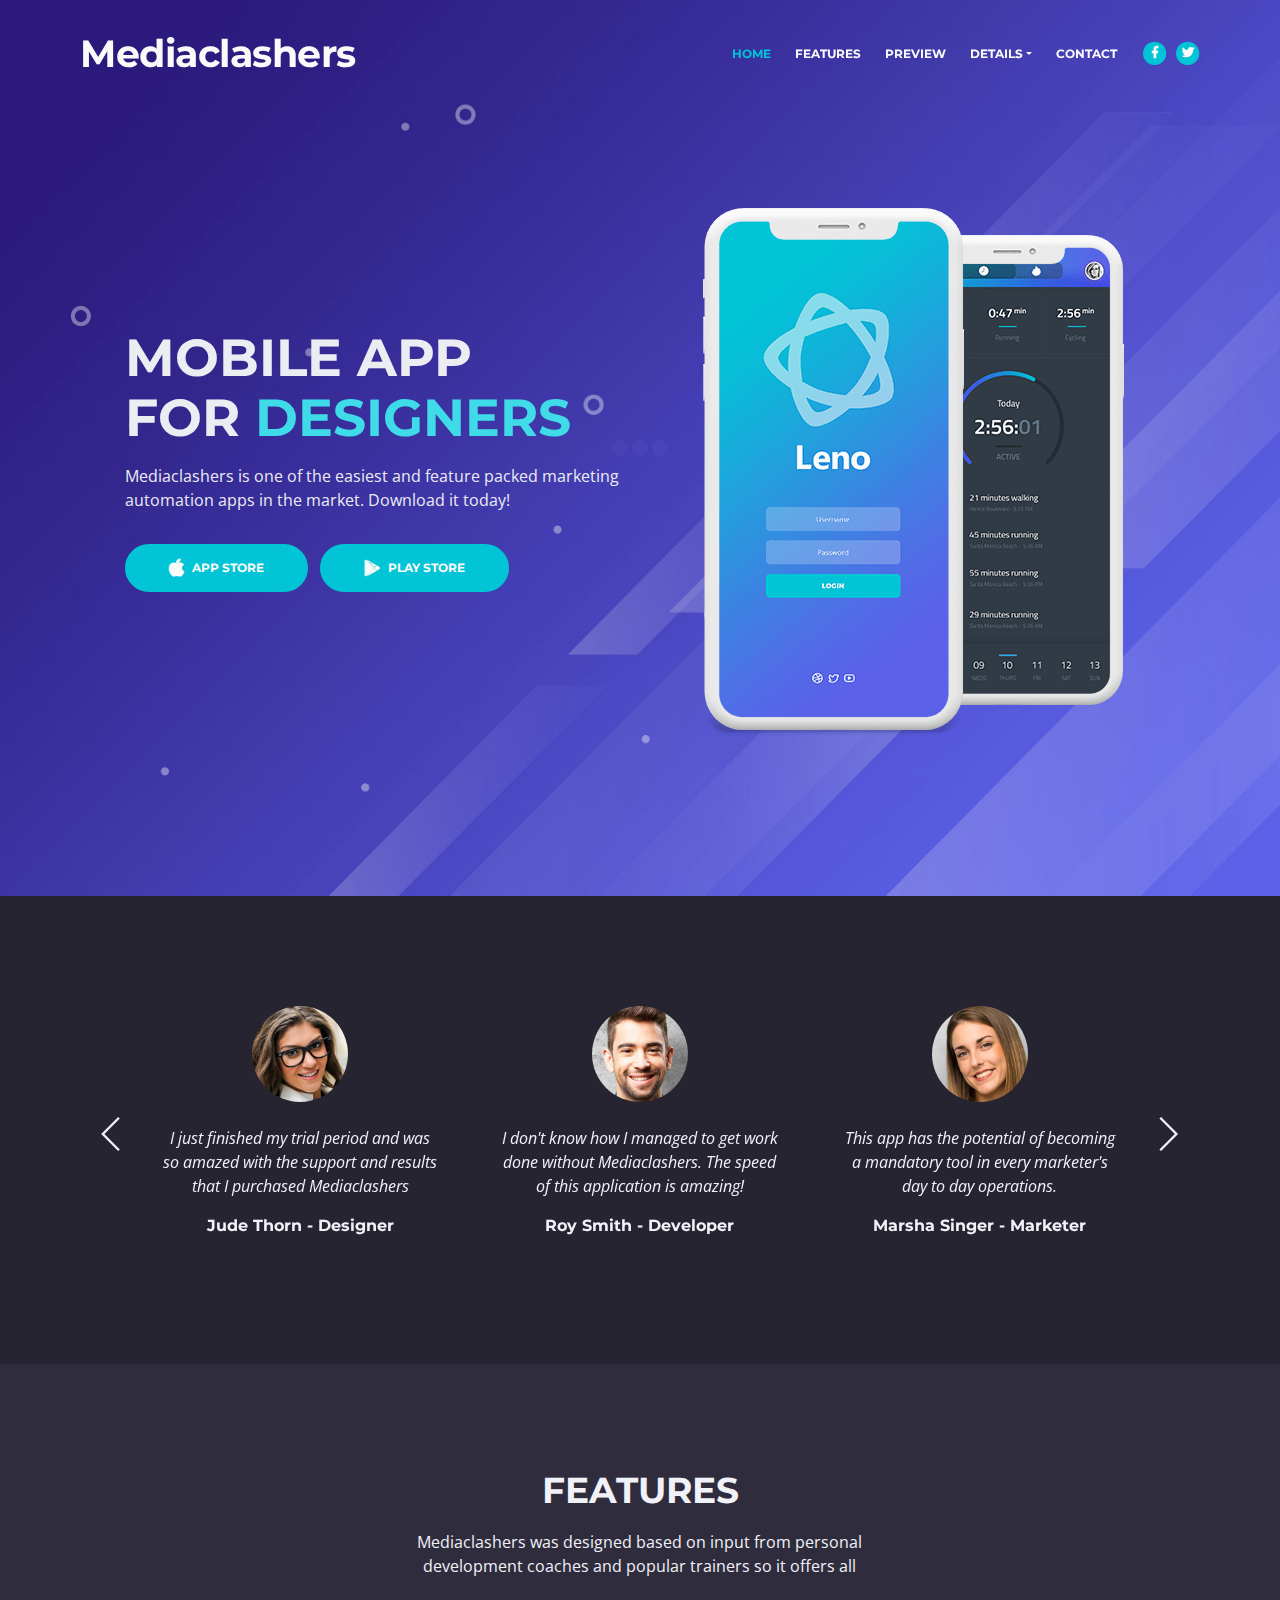
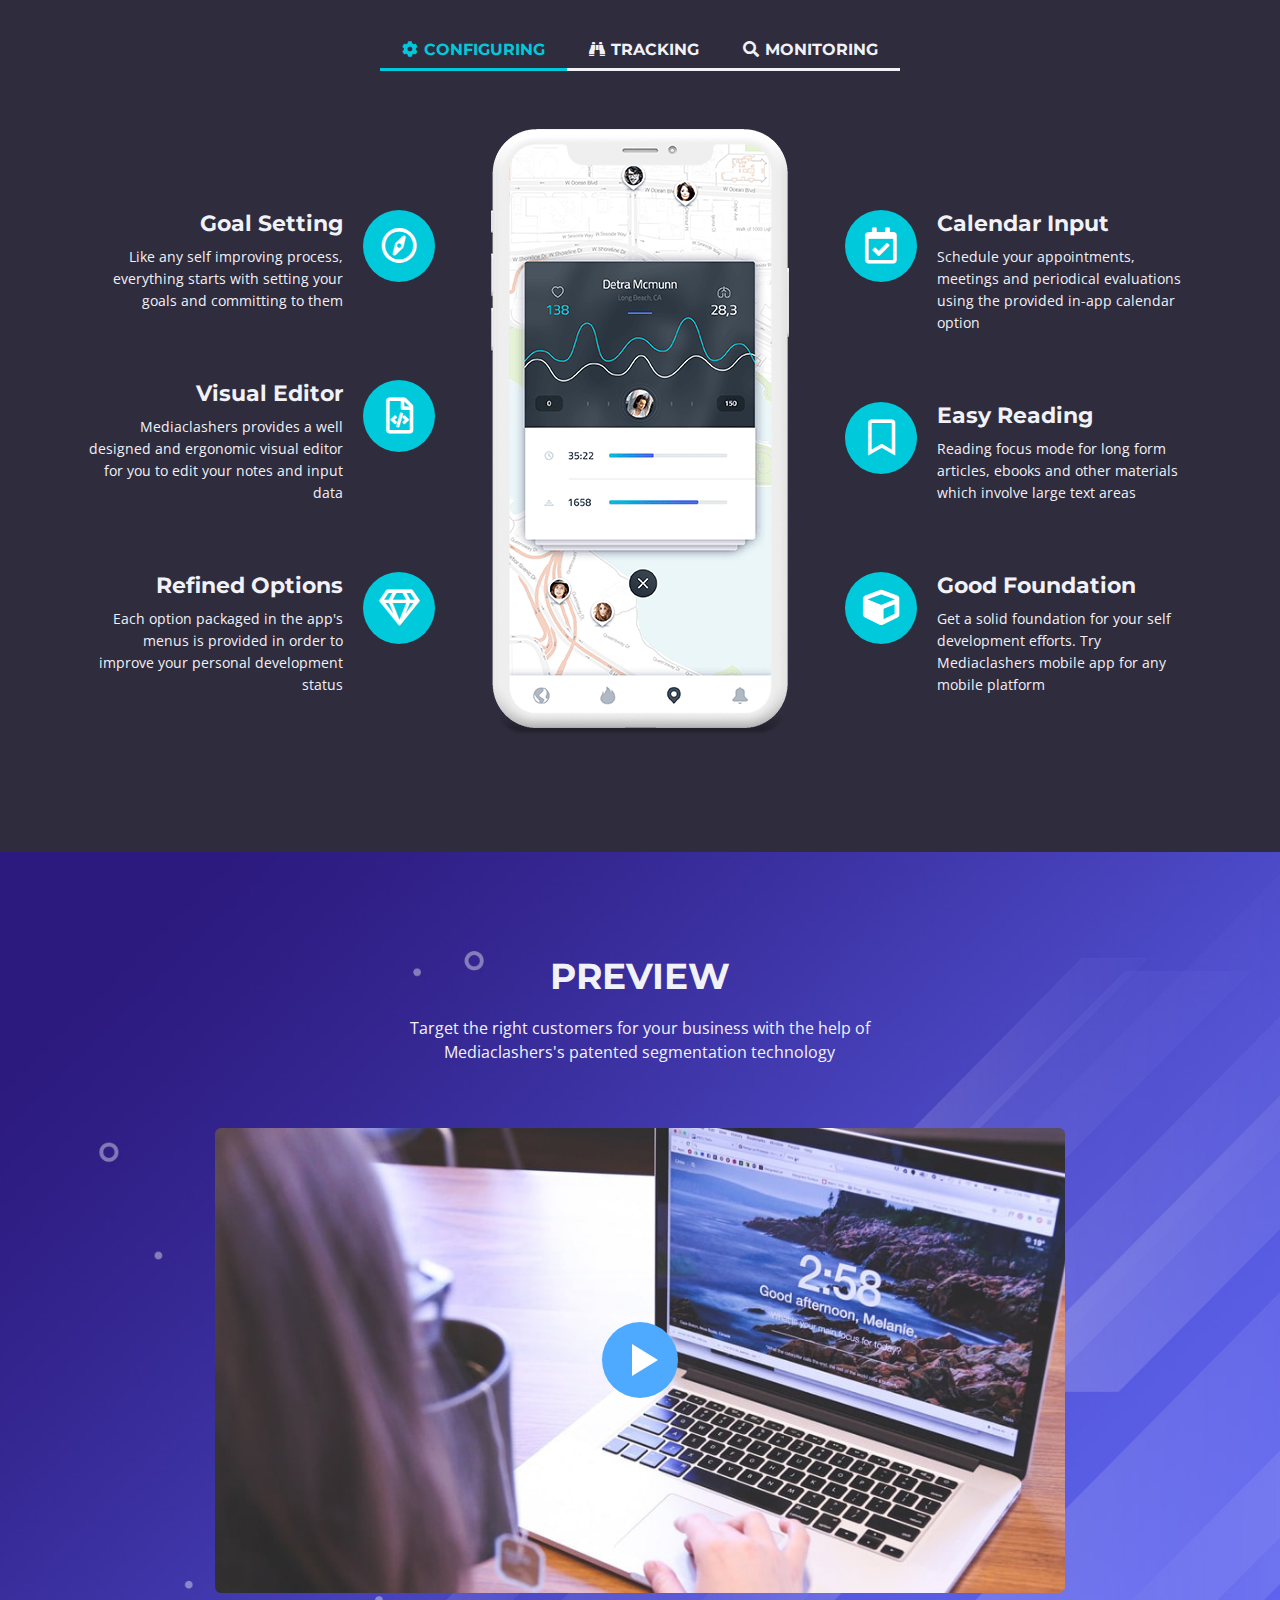
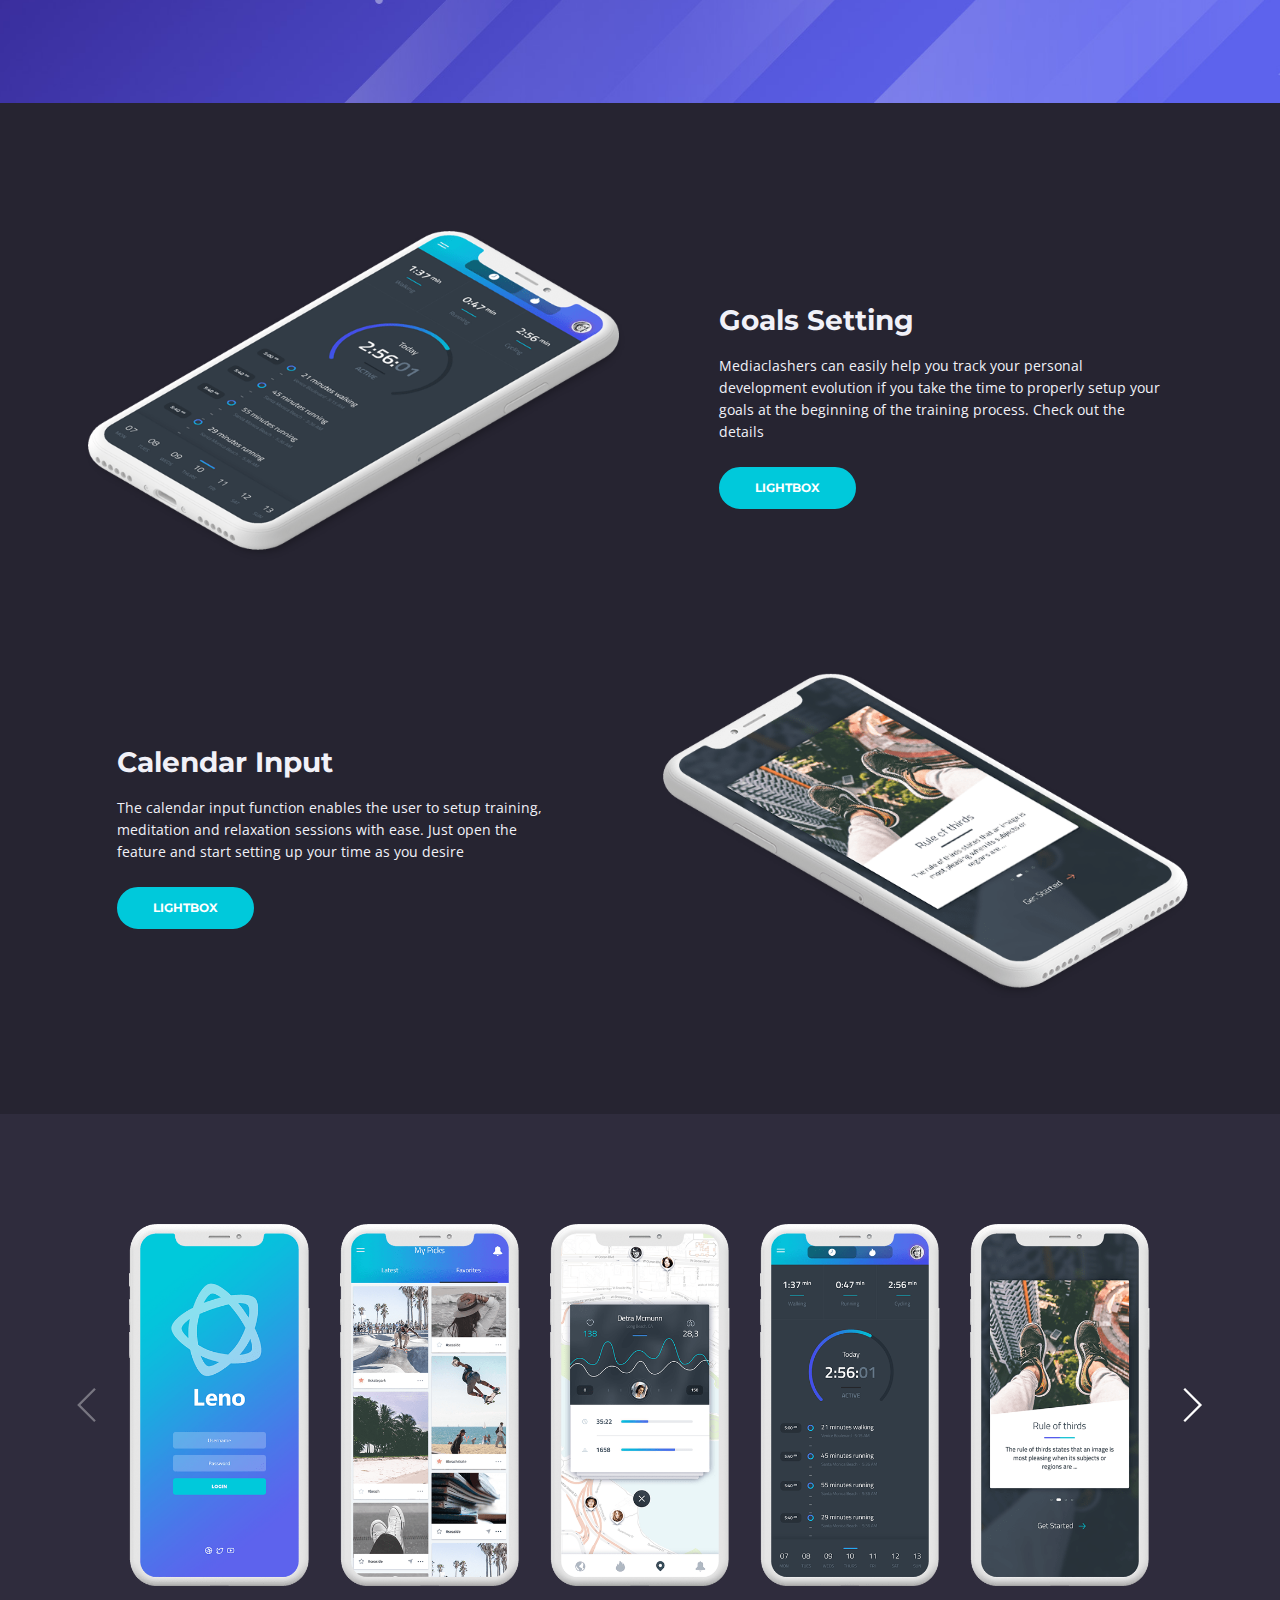
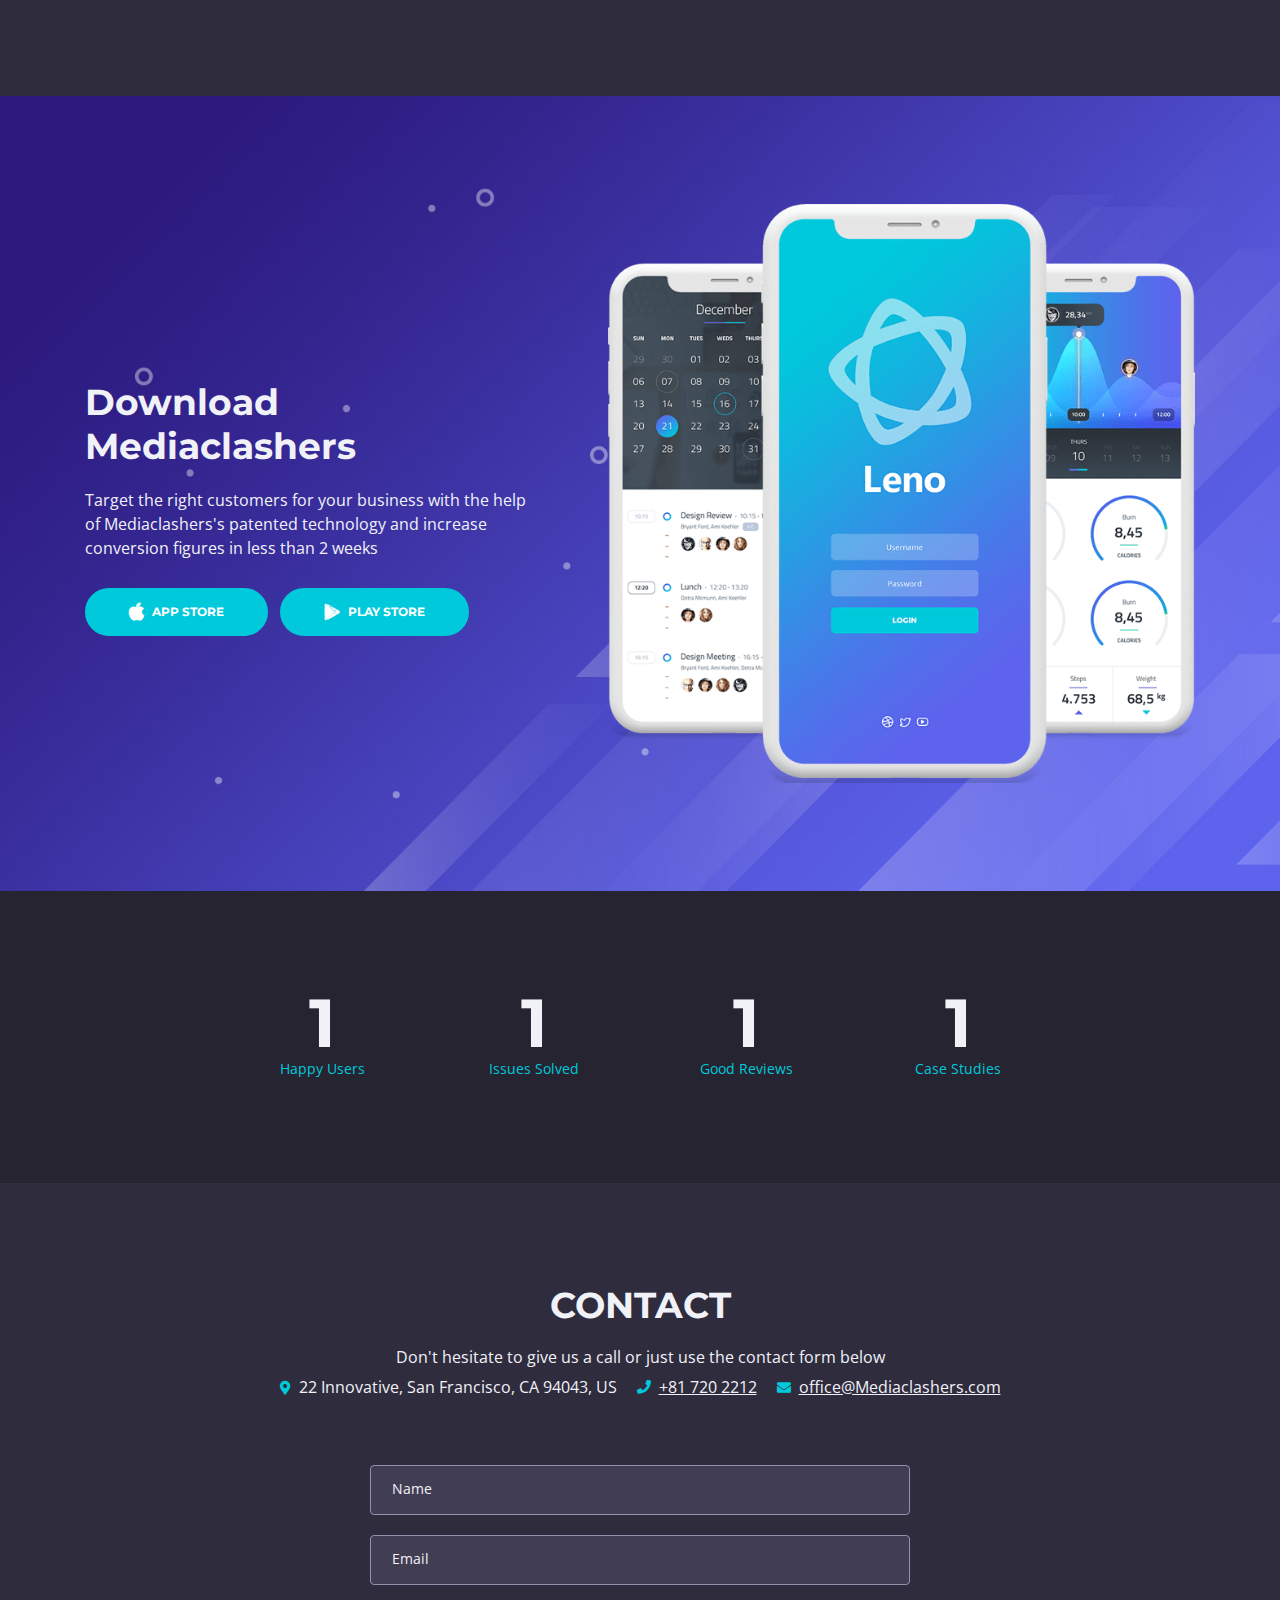
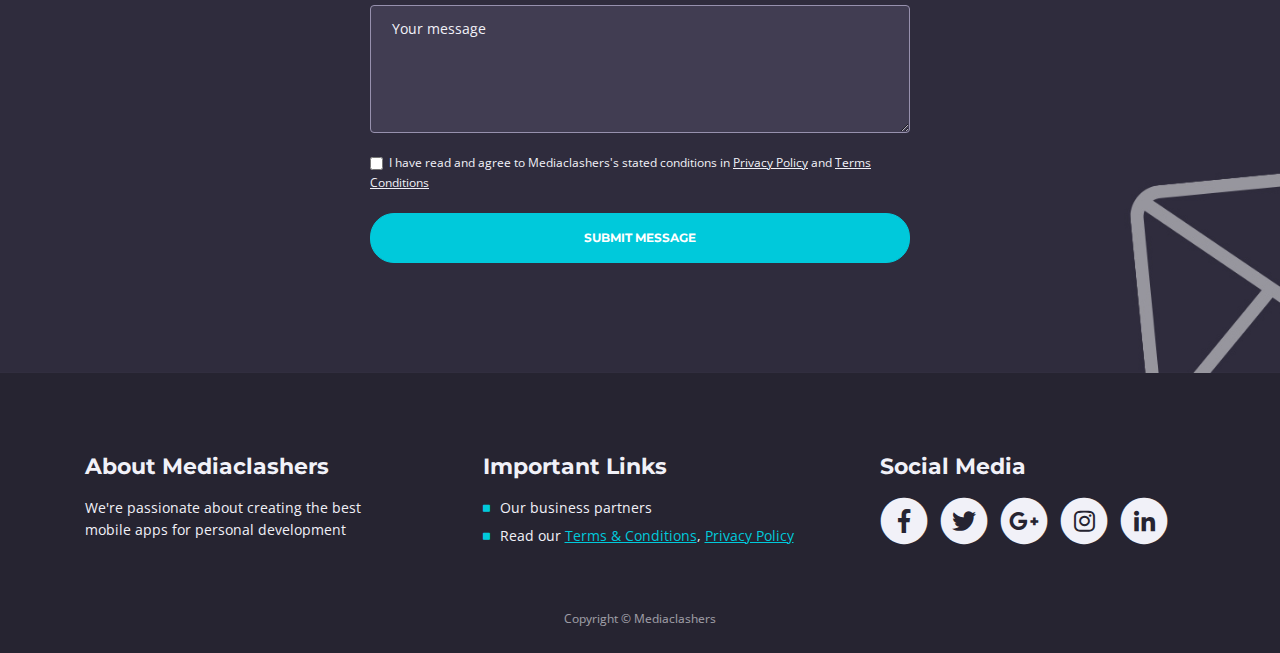
<file: index.html>
<!DOCTYPE html>
<html lang="en">
<head>
    <meta charset="utf-8">
    <meta name="viewport" content="width=device-width, initial-scale=1, shrink-to-fit=no">
    
    <!-- SEO Meta Tags -->
    <meta name="description" content="Free mobile app HTML landing page template to help you build a great online presence for your app which will convert visitors into users">
    <meta name="author" content="Inovatik">

    <!-- OG Meta Tags to improve the way the post looks when you share the page on LinkedIn, Facebook, Google+ -->
	<meta property="og:site_name" content="" /> <!-- website name -->
	<meta property="og:site" content="" /> <!-- website link -->
	<meta property="og:title" content=""/> <!-- title shown in the actual shared post -->
	<meta property="og:description" content="" /> <!-- description shown in the actual shared post -->
	<meta property="og:image" content="" /> <!-- image link, make sure it's jpg -->
	<meta property="og:url" content="" /> <!-- where do you want your post to link to -->
	<meta property="og:type" content="article" />

    <!-- Website Title -->
    <title>Mediaclashers</title>
    
    <!-- Styles -->
    <link href="https://fonts.googleapis.com/css?family=Montserrat:400,600,700" rel="stylesheet">
    <link href="https://fonts.googleapis.com/css?family=Open+Sans:400,400i,700,700i" rel="stylesheet">
    <link href="css/bootstrap.css" rel="stylesheet">
    <link href="css/fontawesome-all.css" rel="stylesheet">
    <link href="css/swiper.css" rel="stylesheet">
	<link href="css/magnific-popup.css" rel="stylesheet">
	<link href="css/styles.css" rel="stylesheet">
	
	<!-- Favicon  -->
    <link rel="icon" href="images/favicon.png">
</head>
<body data-spy="scroll" data-target=".fixed-top">
    
    <!-- Preloader -->
	<div class="spinner-wrapper">
        <div class="spinner">
            <div class="bounce1"></div>
            <div class="bounce2"></div>
            <div class="bounce3"></div>
        </div>
    </div>
    <!-- end of preloader -->
    

    <!-- Navbar -->
    <nav class="navbar navbar-expand-md navbar-dark navbar-custom fixed-top">
        <!-- Text Logo - Use this if you don't have a graphic logo -->
        <a class="navbar-brand logo-text page-scroll" href="index.html">Mediaclashers</a> 

        <!-- Image Logo -->
       
        <!-- Mobile Menu Toggle Button -->
        <button class="navbar-toggler" type="button" data-toggle="collapse" data-target="#navbarsExampleDefault" aria-controls="navbarsExampleDefault" aria-expanded="false" aria-label="Toggle navigation">
            <span class="navbar-toggler-awesome fas fa-bars"></span>
            <span class="navbar-toggler-awesome fas fa-times"></span>
        </button>
        <!-- end of mobile menu toggle button -->

        <div class="collapse navbar-collapse" id="navbarsExampleDefault">
            <ul class="navbar-nav ml-auto">
                <li class="nav-item">
                    <a class="nav-link page-scroll" href="#header">HOME <span class="sr-only">(current)</span></a>
                </li>
                <li class="nav-item">
                    <a class="nav-link page-scroll" href="#features">FEATURES</a>
                </li>
                <li class="nav-item">
                    <a class="nav-link page-scroll" href="#preview">PREVIEW</a>
                </li>

                <!-- Dropdown Menu -->          
                <li class="nav-item dropdown">
                    <a class="nav-link dropdown-toggle page-scroll" href="#details" id="navbarDropdown" role="button" aria-haspopup="true" aria-expanded="false">DETAILS</a>
                    <div class="dropdown-menu" aria-labelledby="navbarDropdown">
                        <a class="dropdown-item" href="terms-conditions.html"><span class="item-text">TERMS CONDITIONS</span></a>
                        <div class="dropdown-items-divide-hr"></div>
                        <a class="dropdown-item" href="privacy-policy.html"><span class="item-text">PRIVACY POLICY</span></a>
                    </div>
                </li>
                <!-- end of dropdown menu -->

                <li class="nav-item">
                    <a class="nav-link page-scroll" href="#contact">CONTACT</a>
                </li>
            </ul>
            <span class="nav-item social-icons">
                <span class="fa-stack">
                    <a href="#your-link">
                        <i class="fas fa-circle fa-stack-2x"></i>
                        <i class="fab fa-facebook-f fa-stack-1x"></i>
                    </a>
                </span>
                <span class="fa-stack">
                    <a href="#your-link">
                        <i class="fas fa-circle fa-stack-2x"></i>
                        <i class="fab fa-twitter fa-stack-1x"></i>
                    </a>
                </span>
            </span>
        </div>
    </nav> <!-- end of navbar -->
    <!-- end of navbar -->


    <!-- Header -->
    <header id="header" class="header">
        <div class="header-content">
            <div class="container">
                <div class="row">
                    <div class="col-lg-6">
                        <div class="text-container">
                            <h1>MOBILE APP <br>FOR <span id="js-rotating">DESIGNERS, MARKETERS, DEVELOPERS</span></h1>
                            <p class="p-large">Mediaclashers is one of the easiest and feature packed marketing automation apps in the market. Download it today!</p>
                            <a class="btn-solid-lg page-scroll" href="#your-link"><i class="fab fa-apple"></i>APP STORE</a>
                            <a class="btn-solid-lg page-scroll" href="#your-link"><i class="fab fa-google-play"></i>PLAY STORE</a>
                        </div>
                    </div> <!-- end of col -->
                    <div class="col-lg-6">
                        <div class="image-container">
                            <img class="img-fluid" src="images/header-iphone.png" alt="alternative">
                        </div> <!-- end of image-container -->
                    </div> <!-- end of col -->
                </div> <!-- end of row -->
            </div> <!-- end of container -->
        </div> <!-- end of header-content -->
    </header> <!-- end of header -->
    <!-- end of header -->


    <!-- Testimonials -->
    <div class="slider-1">
        <div class="container">
            <div class="row">
                <div class="col-lg-12">

                    <!-- Card Slider -->
                    <div class="slider-container">
                        <div class="swiper-container card-slider">
                            <div class="swiper-wrapper">
                                
                                <!-- Slide -->
                                <div class="swiper-slide">
                                    <div class="card">
                                        <img class="card-image" src="images/testimonial-1.jpg" alt="alternative">
                                        <div class="card-body">
                                            <p class="testimonial-text">I just finished my trial period and was so amazed with the support and results that I purchased Mediaclashers</p>
                                            <p class="testimonial-author">Jude Thorn - Designer</p>
                                        </div>
                                    </div>
                                </div> <!-- end of swiper-slide -->
                                <!-- end of slide -->
        
                                <!-- Slide -->
                                <div class="swiper-slide">
                                    <div class="card">
                                        <img class="card-image" src="images/testimonial-2.jpg" alt="alternative">
                                        <div class="card-body">
                                            <p class="testimonial-text">I don't know how I managed to get work done without Mediaclashers. The speed of this application is amazing!</p>
                                            <p class="testimonial-author">Roy Smith - Developer</p>
                                        </div>
                                    </div>        
                                </div> <!-- end of swiper-slide -->
                                <!-- end of slide -->
        
                                <!-- Slide -->
                                <div class="swiper-slide">
                                    <div class="card">
                                        <img class="card-image" src="images/testimonial-3.jpg" alt="alternative">
                                        <div class="card-body">
                                            <p class="testimonial-text">This app has the potential of becoming a mandatory tool in every marketer's day to day operations.</p>
                                            <p class="testimonial-author">Marsha Singer - Marketer</p>
                                        </div>
                                    </div>        
                                </div> <!-- end of swiper-slide -->
                                <!-- end of slide -->
        
                                <!-- Slide -->
                                <div class="swiper-slide">
                                    <div class="card">
                                        <img class="card-image" src="images/testimonial-4.jpg" alt="alternative">
                                        <div class="card-body">
                                            <p class="testimonial-text">Searching for a great marketing automation app was difficult but thankfully I found Mediaclashers.</p>
                                            <p class="testimonial-author">Tim Shaw - Designer</p>
                                        </div>
                                    </div>
                                </div> <!-- end of swiper-slide -->
                                <!-- end of slide -->
        
                                <!-- Slide -->
                                <div class="swiper-slide">
                                    <div class="card">
                                        <img class="card-image" src="images/testimonial-5.jpg" alt="alternative">
                                        <div class="card-body">
                                            <p class="testimonial-text">Mediaclashers's support team is amazing. They've helped me with some issues and I am so grateful to them.</p>
                                            <p class="testimonial-author">Lindsay Spice - Marketer</p>
                                        </div>
                                    </div>        
                                </div> <!-- end of swiper-slide -->
                                <!-- end of slide -->
        
                                <!-- Slide -->
                                <div class="swiper-slide">
                                    <div class="card">
                                        <img class="card-image" src="images/testimonial-6.jpg" alt="alternative">
                                        <div class="card-body">
                                            <p class="testimonial-text">Who would have thought that Mediaclashers can provide such amazing results in just a few weeks of use</p>
                                            <p class="testimonial-author">Ann Black - Developer</p>
                                        </div>
                                    </div>        
                                </div> <!-- end of swiper-slide -->
                                <!-- end of slide -->
                            
                            </div> <!-- end of swiper-wrapper -->
        
                            <!-- Add Arrows -->
                            <div class="swiper-button-next"></div>
                            <div class="swiper-button-prev"></div>
                            <!-- end of add arrows -->
        
                        </div> <!-- end of swiper-container -->
                    </div> <!-- end of slider-container -->
                    <!-- end of card slider -->

                </div> <!-- end of col -->
            </div> <!-- end of row -->
        </div> <!-- end of container -->
    </div> <!-- end of slider-1 -->
    <!-- end of testimonials -->
    

    <!-- Features -->
    <div id="features" class="tabs">
        <div class="container">
            <div class="row">
                <div class="col-lg-12">
                    <h2>FEATURES</h2>
                    <div class="p-heading p-large">Mediaclashers was designed based on input from personal development coaches and popular trainers so it offers all</div>
                </div> <!-- end of col -->
            </div> <!-- end of row -->
            <div class="row">

                <!-- Tabs Links -->
                <ul class="nav nav-tabs" id="lenoTabs" role="tablist">
                    <li class="nav-item">
                        <a class="nav-link active" id="nav-tab-1" data-toggle="tab" href="#tab-1" role="tab" aria-controls="tab-1" aria-selected="true"><i class="fas fa-cog"></i>CONFIGURING</a>
                    </li>
                    <li class="nav-item">
                        <a class="nav-link" id="nav-tab-2" data-toggle="tab" href="#tab-2" role="tab" aria-controls="tab-2" aria-selected="false"><i class="fas fa-binoculars"></i>TRACKING</a>
                    </li>
                    <li class="nav-item">
                        <a class="nav-link" id="nav-tab-3" data-toggle="tab" href="#tab-3" role="tab" aria-controls="tab-3" aria-selected="false"><i class="fas fa-search"></i>MONITORING</a>
                    </li>
                </ul>
                <!-- end of tabs links -->


                <!-- Tabs Content-->
                <div class="tab-content" id="lenoTabsContent">
                    
                    <!-- Tab -->
                    <div class="tab-pane fade show active" id="tab-1" role="tabpanel" aria-labelledby="tab-1">
                        <div class="container">
                            <div class="row">
                                
                                <!-- Icon Cards Pane -->
                                <div class="col-lg-4">
                                    <div class="card left-pane first">
                                        <div class="card-body">
                                            <div class="text-wrapper">
                                                <h4 class="card-title">Goal Setting</h4>
                                                <p>Like any self improving process, everything starts with setting your goals and committing to them</p>
                                            </div>
                                            <div class="card-icon">
                                                <i class="far fa-compass"></i>
                                            </div>
                                        </div>
                                    </div>
                                    <div class="card left-pane">
                                        <div class="card-body">
                                            <div class="text-wrapper">
                                                <h4 class="card-title">Visual Editor</h4>
                                                <p>Mediaclashers provides a well designed and ergonomic visual editor for you to edit your notes and input data</p>
                                            </div>
                                            <div class="card-icon">
                                                <i class="far fa-file-code"></i>
                                            </div>
                                        </div>
                                    </div>
                                    <div class="card left-pane">
                                        <div class="card-body">
                                            <div class="text-wrapper">
                                                <h4 class="card-title">Refined Options</h4>
                                                <p>Each option packaged in the app's menus is provided in order to improve your personal development status</p>
                                            </div>
                                            <div class="card-icon">
                                                <i class="far fa-gem"></i>
                                            </div>
                                        </div>
                                    </div>
                                </div>
                                <!-- end of icon cards pane -->

                                <!-- Image Pane -->
                                <div class="col-lg-4">
                                    <img class="img-fluid" src="images/features-iphone-1.png" alt="alternative">
                                </div>
                                <!-- end of image pane -->
                                
                                <!-- Icon Cards Pane -->
                                <div class="col-lg-4">
                                    <div class="card right-pane first">
                                        <div class="card-body">
                                            <div class="card-icon">
                                                <i class="far fa-calendar-check"></i>
                                            </div>
                                            <div class="text-wrapper">
                                                <h4 class="card-title">Calendar Input</h4>
                                                <p>Schedule your appointments, meetings and periodical evaluations using the provided in-app calendar option</p>
                                            </div>
                                        </div>
                                    </div>
                                    <div class="card right-pane">
                                        <div class="card-body">
                                            <div class="card-icon">
                                                <i class="far fa-bookmark"></i>
                                            </div>
                                            <div class="text-wrapper">
                                                <h4 class="card-title">Easy Reading</h4>
                                                <p>Reading focus mode for long form articles, ebooks and other materials which involve large text areas</p>
                                            </div>
                                        </div>
                                    </div>
                                    <div class="card right-pane">
                                        <div class="card-body">
                                            <div class="card-icon">
                                                <i class="fas fa-cube"></i>
                                            </div>
                                            <div class="text-wrapper">
                                                <h4 class="card-title">Good Foundation</h4>
                                                <p>Get a solid foundation for your self development efforts. Try Mediaclashers mobile app for any mobile platform</p>
                                            </div>
                                        </div>
                                    </div>
                                </div>
                                <!-- end of icon cards pane -->

                            </div> <!-- end of row -->
                        </div> <!-- end of container -->
                    </div> <!-- end of tab-pane -->
                    <!-- end of tab -->

                    <!-- Tab -->
                    <div class="tab-pane fade" id="tab-2" role="tabpanel" aria-labelledby="tab-2">
                        <div class="container">
                            <div class="row">

                                <!-- Image Pane -->
                                <div class="col-md-4">
                                    <img class="img-fluid" src="images/features-iphone-2.png" alt="alternative">
                                </div>
                                <!-- end of image pane -->
                                
                                <!-- Text And Icon Cards Area -->
                                <div class="col-md-8">
                                    <div class="text-area">
                                        <h3>Track Result Based On Your</h3>
                                        <p>After you've configured the app and settled on the data gathering techniques you can not start the information trackers and start collecting those <a class="turquoise" href="#your-link">interesting details</a>. You can always change them.</p>
                                    </div> <!-- end of text-area -->
                                    
                                    <div class="icon-cards-area">
                                            <div class="card">
                                                <div class="card-icon">
                                                    <i class="fas fa-cube"></i>
                                                </div>
                                                <div class="card-body">
                                                    <h4 class="card-title">Good Foundation</h4>
                                                    <p>Get a solid foundation for your self development efforts. Try Mediaclashers mobile app for any mobile platform</p>
                                                </div>
                                            </div>
                                            <div class="card">
                                                <div class="card-icon">
                                                    <i class="far fa-bookmark"></i>
                                                </div>
                                                <div class="card-body">
                                                    <h4 class="card-title">Easy Reading</h4>
                                                    <p>Reading focus mode for long form articles, ebooks and other materials which involve large text areas</p>
                                                </div>
                                            </div>
                                            <div class="card">
                                                <div class="card-icon">
                                                    <i class="far fa-calendar-check"></i>
                                                </div>
                                                <div class="card-body">
                                                    <h4 class="card-title">Calendar Input</h4>
                                                    <p>Schedule your appointments, meetings and periodical evaluations using the provided in-app calendar option</p>
                                                </div>
                                            </div>
                                            <div class="card">
                                                <div class="card-icon">
                                                    <i class="far fa-file-code"></i>
                                                </div>
                                                <div class="card-body">
                                                    <h4 class="card-title">Visual Editor</h4>
                                                    <p>Mediaclashers provides a well designed and ergonomic visual editor for you to edit your notes and input data</p>
                                                </div>
                                            </div>
                                    </div> <!-- end of icon cards area -->
                                </div> <!-- end of col-md-8 -->
                                <!-- end of text and icon cards area -->

                            </div> <!-- end of row -->
                        </div> <!-- end of container -->
                    </div> <!-- end of tab-pane -->
                    <!-- end of tab -->

                    <!-- Tab -->
                    <div class="tab-pane fade" id="tab-3" role="tabpanel" aria-labelledby="tab-3">
                        <div class="container">
                            <div class="row">

                                <!-- Text And Icon Cards Area -->
                                <div class="col-md-8">
                                    <div class="icon-cards-area">
                                        <div class="card">
                                            <div class="card-icon">
                                                <i class="far fa-calendar-check"></i>
                                            </div>
                                            <div class="card-body">
                                                <h4 class="card-title">Calendar Input</h4>
                                                <p>Schedule your appointments, meetings and periodical evaluations using the provided in-app calendar option</p>
                                            </div>
                                        </div>
                                        <div class="card">
                                            <div class="card-icon">
                                                <i class="far fa-file-code"></i>
                                            </div>
                                            <div class="card-body">
                                                <h4 class="card-title">Visual Editor</h4>
                                                <p>Mediaclashers provides a well designed and ergonomic visual editor for you to edit your notes and input data</p>
                                            </div>
                                        </div>
                                        <div class="card">
                                            <div class="card-icon">
                                                <i class="fas fa-cube"></i>
                                            </div>
                                            <div class="card-body">
                                                <h4 class="card-title">Good Foundation</h4>
                                                <p>Get a solid foundation for your self development efforts. Try Mediaclashers mobile app for any mobile platform</p>
                                            </div>
                                        </div>
                                        <div class="card">
                                            <div class="card-icon">
                                                <i class="far fa-bookmark"></i>
                                            </div>
                                            <div class="card-body">
                                                <h4 class="card-title">Easy Reading</h4>
                                                <p>Reading focus mode for long form articles, ebooks and other materials which involve large text areas</p>
                                            </div>
                                        </div>
                                    </div> <!-- end of icon cards area -->
                                    
                                    <div class="text-area">
                                        <h3>Monitoring Tools Evaluation</h3>
                                        <p>Monitor the evolution of your finances and health state using tools integrated in Mediaclashers. The generated real time reports can be filtered based on any <a class="turquoise" href="#your-link">desired criteria</a>.</p>
                                    </div> <!-- end of text-area -->
                                </div> <!-- end of col-md-8 -->
                                <!-- end of text and icon cards area -->

                                <!-- Image Pane -->
                                <div class="col-md-4">
                                    <img class="img-fluid" src="images/features-iphone-3.png" alt="alternative">
                                </div>
                                <!-- end of image pane -->
                                    
                            </div> <!-- end of row -->
                        </div> <!-- end of container -->
                    </div><!-- end of tab-pane -->
                    <!-- end of tab -->

                </div> <!-- end of tab-content -->
                <!-- end of tabs content -->

            </div> <!-- end of row --> 
        </div> <!-- end of container --> 
    </div> <!-- end of tabs -->
    <!-- end of features -->


    <!-- Video -->
    <div id="preview" class="basic-1">
        <div class="container">
            <div class="row">
                <div class="col-lg-12">
                    <h2>PREVIEW</h2>
                    <div class="p-heading p-large">Target the right customers for your business with the help of Mediaclashers's patented segmentation technology</div>
                </div> <!-- end of col -->
            </div> <!-- end of row -->
            <div class="row">
                <div class="col-lg-12">

                    <!-- Video Preview -->
                    <div class="image-container">
                        <div class="video-wrapper">
                            <a class="popup-youtube" href="https://www.youtube.com/watch?v=fLCjQJCekTs" data-effect="fadeIn">
                                <img class="img-fluid" src="images/video-frame.jpg" alt="alternative">
                                <span class="video-play-button">
                                    <span></span>
                                </span>
                            </a>
                        </div> <!-- end of video-wrapper -->
                    </div> <!-- end of image-container -->
                    <!-- end of video preview -->

                </div> <!-- end of col -->
            </div> <!-- end of row -->
        </div> <!-- end of container -->
    </div> <!-- end of basic-1 -->
    <!-- end of video -->


    <!-- Details 1 -->
    <div id="details" class="basic-2">
        <div class="container">
            <div class="row">
                <div class="col-lg-6">
                    <img class="img-fluid" src="images/details-1-iphone.png" alt="alternative">
                </div> <!-- end of col -->
                <div class="col-lg-6">
                    <div class="text-container">
                        <h3>Goals Setting</h3>
                        <p>Mediaclashers can easily help you track your personal development evolution if you take the time to properly setup your goals at the beginning of the training process. Check out the details</p>
                        <a class="btn-solid-reg popup-with-move-anim" href="#details-lightbox-1">LIGHTBOX</a>
                    </div> <!-- end of text-container -->
                </div> <!-- end of col -->
            </div> <!-- end of row -->
        </div> <!-- end of container -->
    </div> <!-- end of basic-2 -->
    <!-- end of details 1 -->


    <!-- Details 2 -->
    <div class="basic-3">
        <div class="second">
            <div class="container">
                <div class="row">
                    <div class="col-lg-6">
                        <div class="text-container">
                            <h3>Calendar Input</h3>
                            <p>The calendar input function enables the user to setup training, meditation and relaxation sessions with ease. Just open the feature and start setting up your time as you desire</p>
                            <a class="btn-solid-reg popup-with-move-anim" href="#details-lightbox-2">LIGHTBOX</a>
                        </div> <!-- end of text-container -->
                    </div> <!-- end of col -->
                    <div class="col-lg-6">
                        <img class="img-fluid" src="images/details-2-iphone.png" alt="alternative">
                    </div> <!-- end of col -->
                </div> <!-- end of row -->
            </div> <!-- end of container -->
        </div> <!-- end of second -->
    </div> <!-- end of basic-3 -->    
    <!-- end of details 2 -->


    <!-- Details Lightboxes -->
	<!-- Lightbox -->
	<div id="details-lightbox-1" class="lightbox-basic zoom-anim-dialog mfp-hide">
		<div class="row">
			<button title="Close (Esc)" type="button" class="mfp-close x-button">×</button>
			<div class="col-lg-6">
				<img class="img-fluid" src="images/details-lightbox-1.png" alt="alternative">
			</div>
			<div class="col-lg-6">
				<h3>Goals Setting</h3>
				<hr>
                <p>Mediaclashers can easily help you track your personal development evolution if you take the time to set it up.</p>
                <h4>User Feedback</h4>
                <p>This is a great app which can help you save time and make your live easier. And it will help improve your productivity levels.</p>
                <p>You should definitely give it a try when you need a good app.</p>
				<table>
					<tr><td class="icon-cell"><i class="fas fa-desktop"></i></td><td>Responsive layout</td></tr>
					<tr><td class="icon-cell"><i class="fas fa-bullhorn"></i></td><td>Distinctive CTAs</td></tr>
					<tr><td class="icon-cell"><i class="fas fa-image"></i></td><td>Image gallery slider</td></tr>
					<tr><td class="icon-cell"><i class="fas fa-envelope"></i></td><td>Contact forms</td></tr>
					<tr><td class="icon-cell"><i class="fab fa-font-awesome-flag"></i></td><td>FontAwesome icons</td></tr>
					<tr><td class="icon-cell"><i class="fas fa-code"></i></td><td>Well-structured code</td></tr>
				</table>
				<a class="btn-solid-reg" href="#your-link">DETAILS</a> <a class="btn-outline-reg mfp-close as-button" href="#details">BACK</a> 
			</div>
		</div> <!-- end of row -->
    </div> <!-- end of lightbox-basic -->
    <!-- end of lightbox -->
    
    <!-- Lightbox -->
    <div id="details-lightbox-2" class="lightbox-basic zoom-anim-dialog mfp-hide">
		<div class="row">
			<button title="Close (Esc)" type="button" class="mfp-close x-button">×</button>
			<div class="col-lg-6">
				<img class="img-fluid" src="images/details-lightbox-2.png" alt="alternative">
			</div>
			<div class="col-lg-6">
				<h3>Calendar Input</h3>
				<hr>
                <p>The calendar input function enables the user to setup training, meditation and relaxation sessions with ease.</p>
                <h4>User Feedback</h4>
                <p>This is a great app which can help you save time and make your live easier. And it will help improve your productivity levels.</p>
                <p>You should definitely give it a try when you need a good app.</p>
				<table>
					<tr><td class="icon-cell"><i class="fas fa-desktop"></i></td><td>Responsive layout</td></tr>
					<tr><td class="icon-cell"><i class="fas fa-bullhorn"></i></td><td>Distinctive CTAs</td></tr>
					<tr><td class="icon-cell"><i class="fas fa-image"></i></td><td>Image gallery slider</td></tr>
					<tr><td class="icon-cell"><i class="fas fa-envelope"></i></td><td>Contact forms</td></tr>
					<tr><td class="icon-cell"><i class="fab fa-font-awesome-flag"></i></td><td>FontAwesome icons</td></tr>
					<tr><td class="icon-cell"><i class="fas fa-code"></i></td><td>Well-structured code</td></tr>
				</table>
				<a class="btn-solid-reg" href="#your-link">DETAILS</a> <a class="btn-outline-reg mfp-close as-button" href="#details">BACK</a>
			</div>
		</div> <!-- end of row -->
    </div> <!-- end of lightbox-basic -->
    <!-- end of lightbox -->
    <!-- end of details lightboxes -->


    <!-- Screenshots -->
    <div class="slider-2">
        <div class="container">
            <div class="row">
                <div class="col-lg-12">
                    
                    <!-- Image Slider -->
                    <div class="slider-container">
                        <div class="swiper-container image-slider">
                            <div class="swiper-wrapper">
                                
                                <!-- Slide -->
                                <div class="swiper-slide">
                                    <a href="images/screenshot-1.png" class="popup-link" data-effect="fadeIn">
                                        <img class="img-fluid" src="images/screenshot-1.png" alt="alternative">
                                    </a>
                                </div>
                                <!-- end of slide -->
                                
                                <!-- Slide -->
                                <div class="swiper-slide">
                                    <a href="images/screenshot-2.png" class="popup-link" data-effect="fadeIn">
                                        <img class="img-fluid" src="images/screenshot-2.png" alt="alternative">
                                    </a>
                                </div>
                                <!-- end of slide -->

                                <!-- Slide -->
                                <div class="swiper-slide">
                                    <a href="images/screenshot-3.png" class="popup-link" data-effect="fadeIn">
                                        <img class="img-fluid" src="images/screenshot-3.png" alt="alternative">
                                    </a>
                                </div>
                                <!-- end of slide -->

                                <!-- Slide -->
                                <div class="swiper-slide">
                                    <a href="images/screenshot-4.png" class="popup-link" data-effect="fadeIn">
                                        <img class="img-fluid" src="images/screenshot-4.png" alt="alternative">
                                    </a>
                                </div>
                                <!-- end of slide -->

                                <!-- Slide -->
                                <div class="swiper-slide">
                                    <a href="images/screenshot-5.png" class="popup-link" data-effect="fadeIn">
                                        <img class="img-fluid" src="images/screenshot-5.png" alt="alternative">
                                    </a>
                                </div>
                                <!-- end of slide -->
                                
                                <!-- Slide -->
                                <div class="swiper-slide">
                                    <a href="images/screenshot-6.png" class="popup-link" data-effect="fadeIn">
                                        <img class="img-fluid" src="images/screenshot-6.png" alt="alternative">
                                    </a>
                                </div>
                                <!-- end of slide -->

                                <!-- Slide -->
                                <div class="swiper-slide">
                                    <a href="images/screenshot-7.png" class="popup-link" data-effect="fadeIn">
                                        <img class="img-fluid" src="images/screenshot-7.png" alt="alternative">
                                    </a>
                                </div>
                                <!-- end of slide -->

                                <!-- Slide -->
                                <div class="swiper-slide">
                                    <a href="images/screenshot-8.png" class="popup-link" data-effect="fadeIn">
                                        <img class="img-fluid" src="images/screenshot-8.png" alt="alternative">
                                    </a>
                                </div>
                                <!-- end of slide -->

                                <!-- Slide -->
                                <div class="swiper-slide">
                                    <a href="images/screenshot-9.png" class="popup-link" data-effect="fadeIn">
                                        <img class="img-fluid" src="images/screenshot-9.png" alt="alternative">
                                    </a>
                                </div>
                                <!-- end of slide -->

                                <!-- Slide -->
                                <div class="swiper-slide">
                                    <a href="images/screenshot-10.png" class="popup-link" data-effect="fadeIn">
                                        <img class="img-fluid" src="images/screenshot-10.png" alt="alternative">
                                    </a>
                                </div>
                                <!-- end of slide -->
                                
                            </div> <!-- end of swiper-wrapper -->

                            <!-- Add Arrows -->
                            <div class="swiper-button-next"></div>
                            <div class="swiper-button-prev"></div>
                            <!-- end of add arrows -->

                        </div> <!-- end of swiper-container -->
                    </div> <!-- end of slider-container -->
                    <!-- end of image slider -->

                </div> <!-- end of col -->
            </div> <!-- end of row -->
        </div> <!-- end of container -->
    </div> <!-- end of slider-2 -->
    <!-- end of screenshots -->


    <!-- Download -->
    <div class="basic-4">
        <div class="container">
            <div class="row">
                <div class="col-lg-6 col-xl-5">
                    <div class="text-container">
                        <h2>Download <span class="blue">Mediaclashers</span></h2>
                        <p class="p-large">Target the right customers for your business with the help of Mediaclashers's patented technology and increase conversion figures in less than 2 weeks</p>
                        <a class="btn-solid-lg" href="#your-link"><i class="fab fa-apple"></i>APP STORE</a>
                        <a class="btn-solid-lg" href="#your-link"><i class="fab fa-google-play"></i>PLAY STORE</a>
                    </div> <!-- end of text-container -->
                </div> <!-- end of col -->
                <div class="col-lg-6 col-xl-7">
                    <div class="image-container">
                        <img class="img-fluid" src="images/download.png" alt="alternative">
                    </div> <!-- end of img-container -->
                </div> <!-- end of col -->
            </div> <!-- end of row -->
        </div> <!-- end of container -->
    </div> <!-- end of basic-4 -->
    <!-- end of download -->


    <!-- Statistics -->
    <div class="counter">
        <div class="container">
            <div class="row">
                <div class="col-lg-12">
                    
                    <!-- Counter -->
                    <div id="counter">
                        <div class="cell">
                            <div class="counter-value number-count" data-count="231">1</div>
                            <p class="counter-info">Happy Users</p>
                        </div>
                        <div class="cell">
                            <div class="counter-value number-count" data-count="85">1</div>
                            <p class="counter-info">Issues Solved</p>
                        </div>
                        <div class="cell">
                            <div class="counter-value number-count" data-count="59">1</div>
                            <p class="counter-info">Good Reviews</p>
                        </div>
                        <div class="cell">
                            <div class="counter-value number-count" data-count="127">1</div>
                            <p class="counter-info">Case Studies</p>
                        </div>
                    </div>
                    <!-- end of counter -->
                    
                </div> <!-- end of col -->
            </div> <!-- end of row -->
        </div> <!-- end of container -->
    </div> <!-- end of counter -->
    <!-- end of statistics -->


    <!-- Contact -->
    <div id="contact" class="form">
        <div class="container">
            <div class="row">
                <div class="col-lg-12">
                    <h2>CONTACT</h2>
                    <ul class="list-unstyled li-space-lg">
                        <li class="address">Don't hesitate to give us a call or just use the contact form below</li>
                        <li><i class="fas fa-map-marker-alt"></i>22 Innovative, San Francisco, CA 94043, US</li>
                        <li><i class="fas fa-phone"></i><a class="blue" href="tel:003024630820">+81 720 2212</a></li>
                        <li><i class="fas fa-envelope"></i><a class="blue" href="mailto:office@leno.com">office@Mediaclashers.com</a></li>
                    </ul>
                </div> <!-- end of col -->
            </div> <!-- end of row -->
            <div class="row">
                <div class="col-lg-6 offset-lg-3">
                    
                    <!-- Contact Form -->
                    <form id="contactForm" data-toggle="validator" data-focus="false">
                        <div class="form-group">
                            <input type="text" class="form-control-input" id="cname" required>
                            <label class="label-control" for="cname">Name</label>
                            <div class="help-block with-errors"></div>
                        </div>
                        <div class="form-group">
                            <input type="email" class="form-control-input" id="cemail" required>
                            <label class="label-control" for="cemail">Email</label>
                            <div class="help-block with-errors"></div>
                        </div>
                        <div class="form-group">
                            <textarea class="form-control-textarea" id="cmessage" required></textarea>
                            <label class="label-control" for="cmessage">Your message</label>
                            <div class="help-block with-errors"></div>
                        </div>
                        <div class="form-group checkbox">
                            <input type="checkbox" id="cterms" value="Agreed-to-Terms" required>I have read and agree to Mediaclashers's stated conditions in <a href="privacy-policy.html">Privacy Policy</a> and <a href="terms-conditions.html">Terms Conditions</a> 
                            <div class="help-block with-errors"></div>
                        </div>
                        <div class="form-group">
                            <button type="submit" class="form-control-submit-button">SUBMIT MESSAGE</button>
                        </div>
                        <div class="form-message">
                            <div id="cmsgSubmit" class="h3 text-center hidden"></div>
                        </div>
                    </form>
                    <!-- end of contact form -->

                </div> <!-- end of col -->
            </div> <!-- end of row -->
        </div> <!-- end of container -->
    </div> <!-- end of form -->
    <!-- end of contact -->


    <!-- Footer -->
    <div class="footer">
        <div class="container">
            <div class="row">
                <div class="col-md-4">
                    <div class="footer-col">
                        <h4>About Mediaclashers</h4>
                        <p>We're passionate about creating the best mobile apps for personal development</p>
                    </div>
                </div> <!-- end of col -->
                <div class="col-md-4">
                    <div class="footer-col middle">
                        <h4>Important Links</h4>
                        <ul class="list-unstyled li-space-lg">
                            <li class="media">
                                <i class="fas fa-square"></i>
                                <div class="media-body">Our business partners <a class="turquoise" href="#your-link">
                                </a></div>
                            </li>
                            <li class="media">
                                <i class="fas fa-square"></i>
                                <div class="media-body">Read our <a class="turquoise" href="terms-conditions.html">Terms & Conditions</a>, <a class="turquoise" href="privacy-policy.html">Privacy Policy</a></div>
                            </li>
                        </ul>
                    </div>
                </div> <!-- end of col -->
                <div class="col-md-4">
                    <div class="footer-col last">
                        <h4>Social Media</h4>
                        <span class="fa-stack">
                            <a href="#your-link">
                                <i class="fas fa-circle fa-stack-2x"></i>
                                <i class="fab fa-facebook-f fa-stack-1x"></i>
                            </a>
                        </span>
                        <span class="fa-stack">
                            <a href="#your-link">
                                <i class="fas fa-circle fa-stack-2x"></i>
                                <i class="fab fa-twitter fa-stack-1x"></i>
                            </a>
                        </span>
                        <span class="fa-stack">
                            <a href="#your-link">
                                <i class="fas fa-circle fa-stack-2x"></i>
                                <i class="fab fa-google-plus-g fa-stack-1x"></i>
                            </a>
                        </span>
                        <span class="fa-stack">
                            <a href="#your-link">
                                <i class="fas fa-circle fa-stack-2x"></i>
                                <i class="fab fa-instagram fa-stack-1x"></i>
                            </a>
                        </span>
                        <span class="fa-stack">
                            <a href="#your-link">
                                <i class="fas fa-circle fa-stack-2x"></i>
                                <i class="fab fa-linkedin-in fa-stack-1x"></i>
                            </a>
                        </span>
                    </div> 
                </div> <!-- end of col -->
            </div> <!-- end of row -->
        </div> <!-- end of container -->
    </div> <!-- end of footer -->  
    <!-- end of footer -->


    <!-- Copyright -->
    <div class="copyright">
        <div class="container">
            <div class="row">
                <div class="col-lg-12">
                    <p class="p-small">Copyright © Mediaclashers</p>
                </div> <!-- end of col -->
            </div> <!-- enf of row -->
        </div> <!-- end of container -->
    </div> <!-- end of copyright --> 
    <!-- end of copyright -->
    
    	
    <!-- Scripts -->
    <script src="js/jquery.min.js"></script> <!-- jQuery for Bootstrap's JavaScript plugins -->
    <script src="js/popper.min.js"></script> <!-- Popper tooltip library for Bootstrap -->
    <script src="js/bootstrap.min.js"></script> <!-- Bootstrap framework -->
    <script src="js/jquery.easing.min.js"></script> <!-- jQuery Easing for smooth scrolling between anchors -->
    <script src="js/swiper.min.js"></script> <!-- Swiper for image and text sliders -->
    <script src="js/jquery.magnific-popup.js"></script> <!-- Magnific Popup for lightboxes -->
    <script src="js/morphext.min.js"></script> <!-- Morphtext rotating text in the header -->
    <script src="js/validator.min.js"></script> <!-- Validator.js - Bootstrap plugin that validates forms -->
    <script src="js/scripts.js"></script> <!-- Custom scripts -->
</body>
</html>
</file>
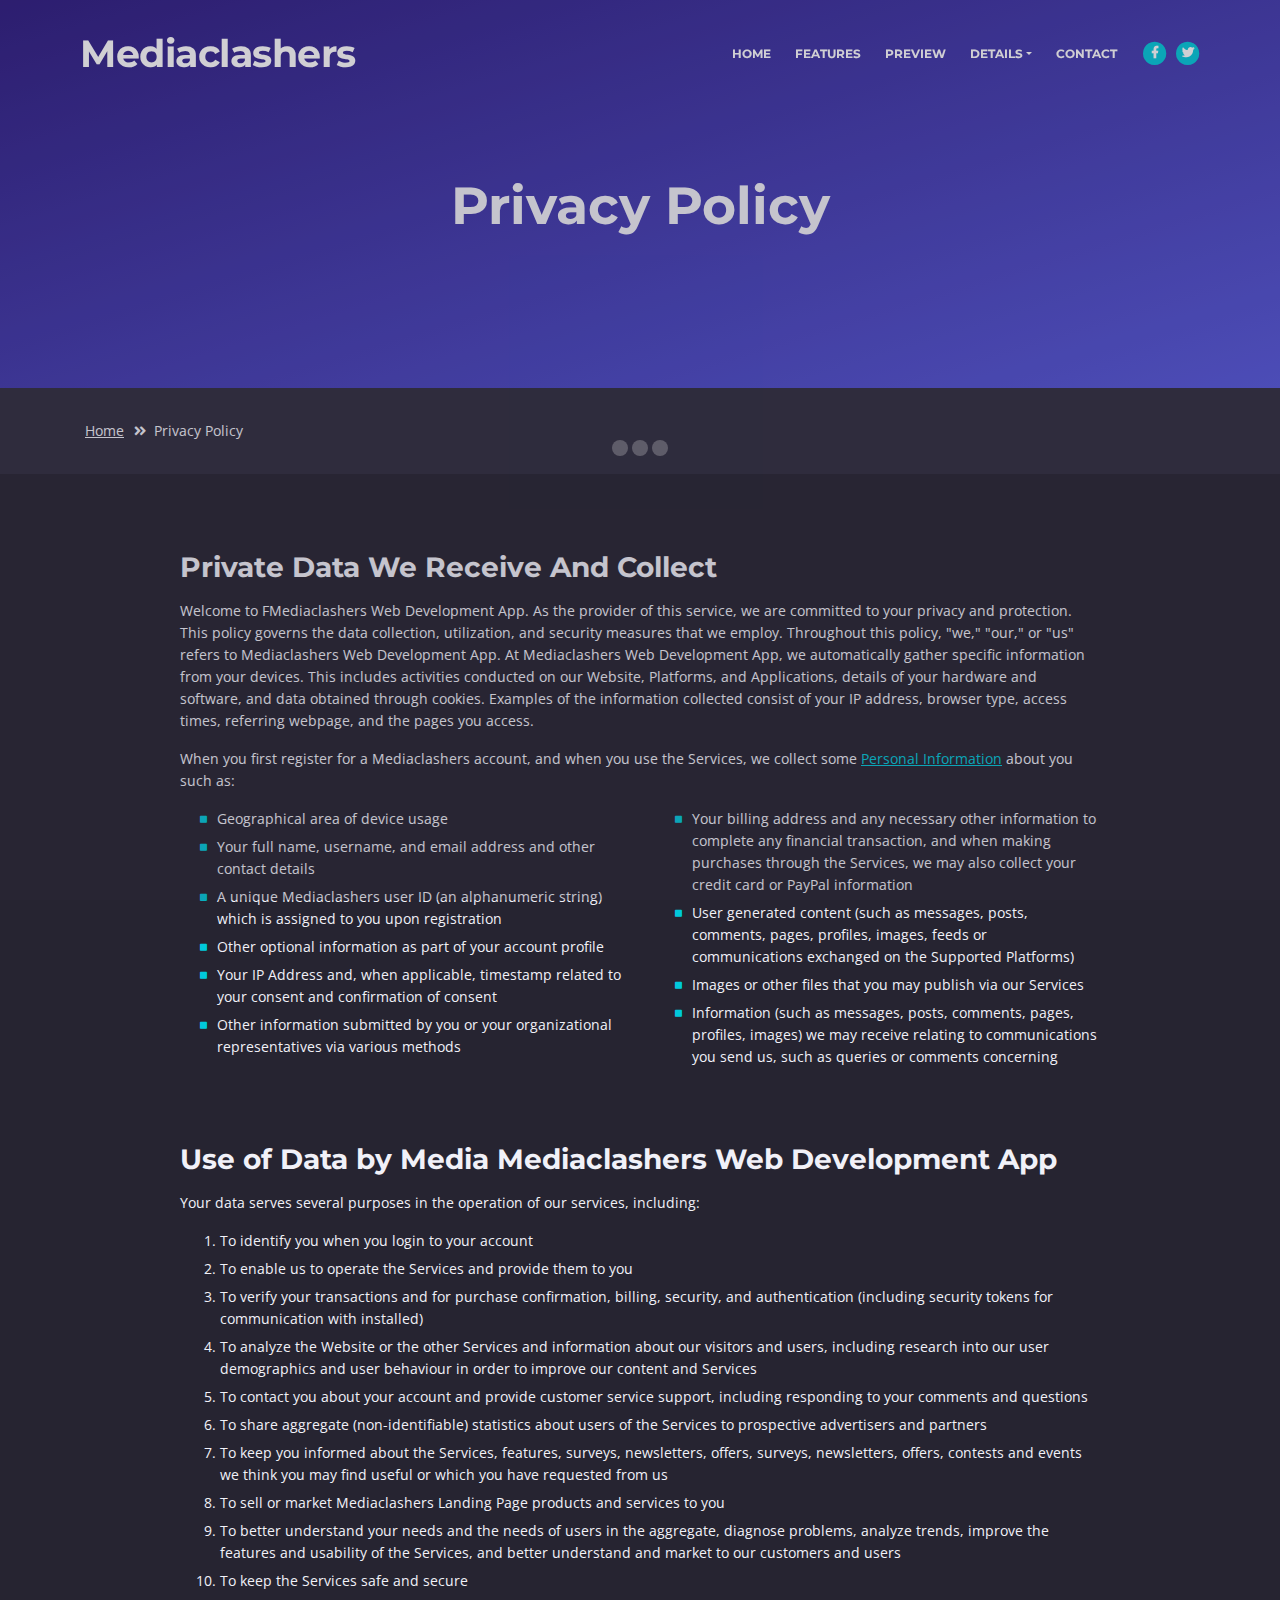
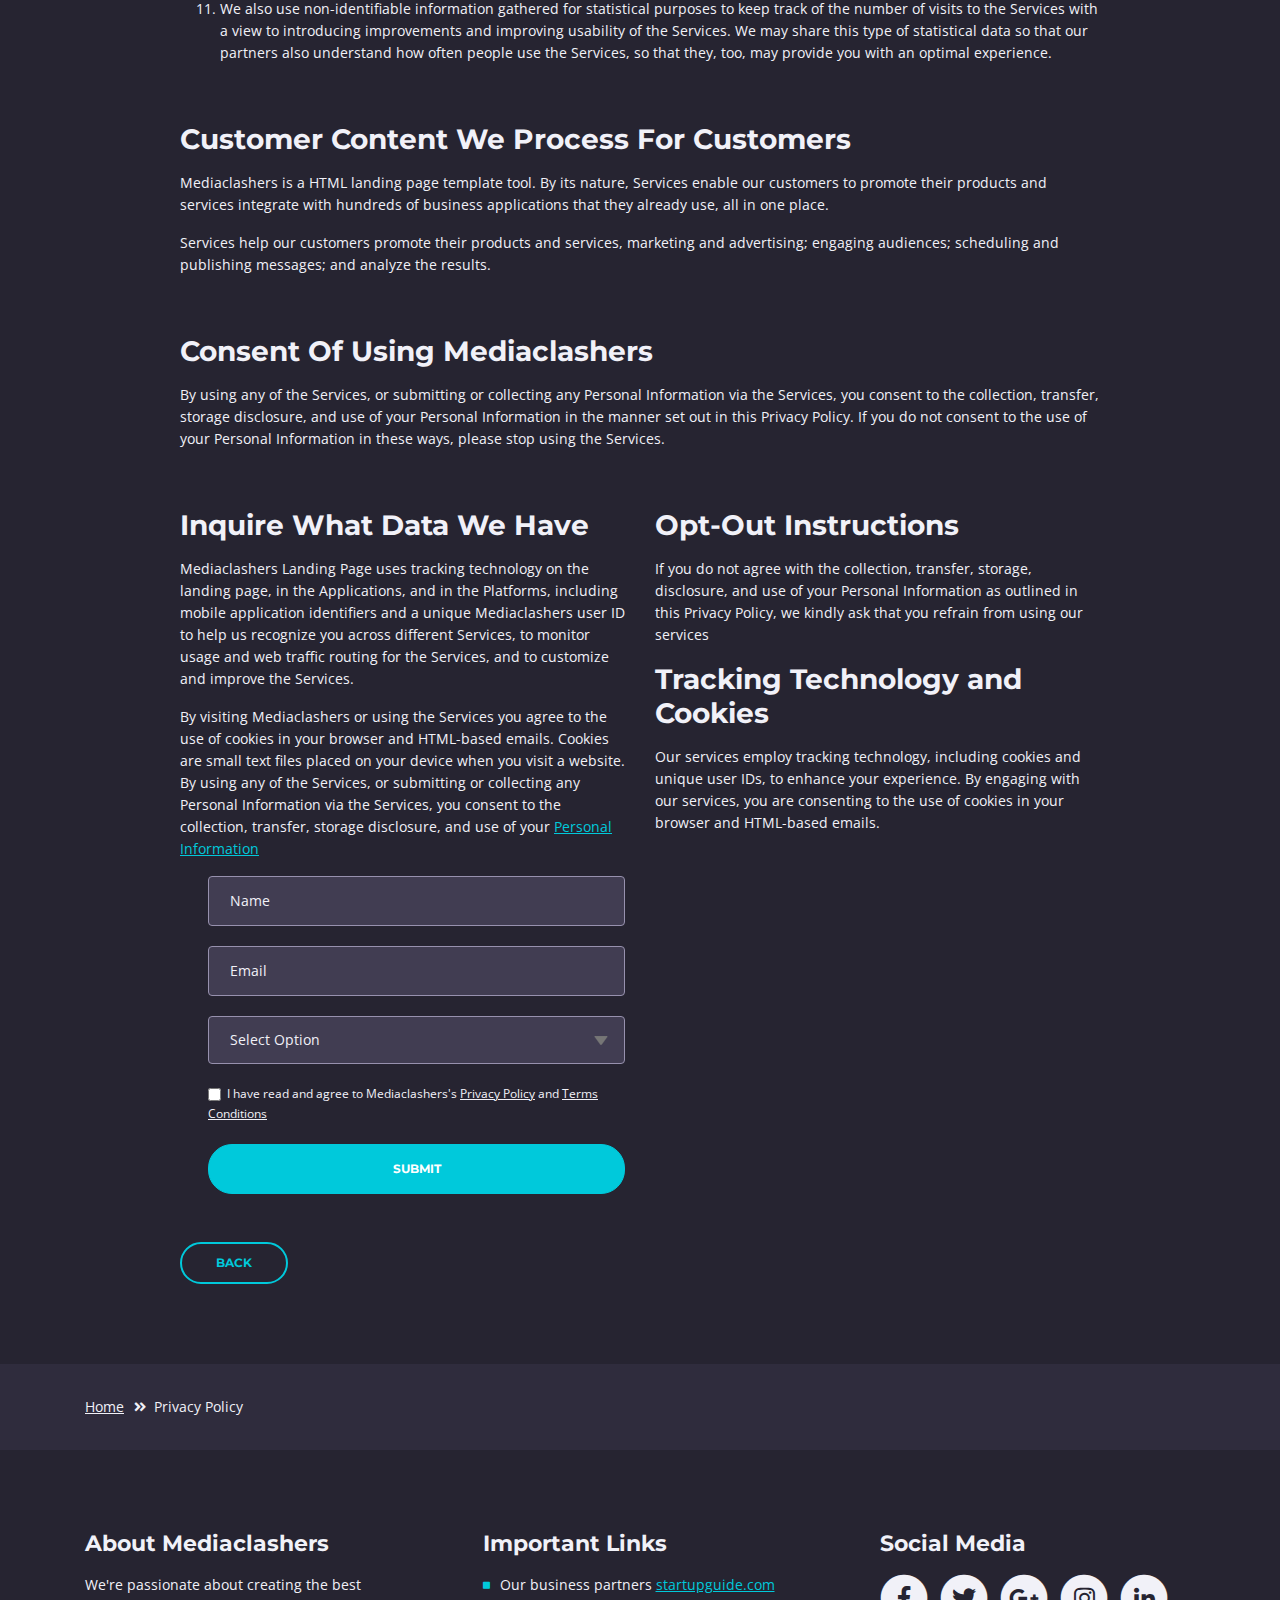
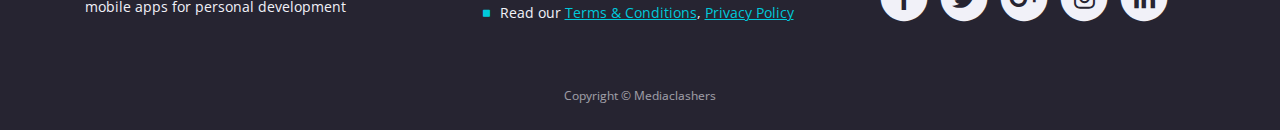
<file: privacy-policy.html>
<!DOCTYPE html>
<html lang="en">
<head>
    <meta charset="utf-8">
    <meta name="viewport" content="width=device-width, initial-scale=1, shrink-to-fit=no">
    
    <!-- SEO Meta Tags -->
    <meta name="description" content="Free mobile app HTML landing page template to help you build a great online presence for your app which will convert visitors into users">
    <meta name="author" content="Inovatik">

    <!-- OG Meta Tags to improve the way the post looks when you share the page on LinkedIn, Facebook, Google+ -->
	<meta property="og:site_name" content="" /> <!-- website name -->
	<meta property="og:site" content="" /> <!-- website link -->
	<meta property="og:title" content=""/> <!-- title shown in the actual shared post -->
	<meta property="og:description" content="" /> <!-- description shown in the actual shared post -->
	<meta property="og:image" content="" /> <!-- image link, make sure it's jpg -->
	<meta property="og:url" content="" /> <!-- where do you want your post to link to -->
	<meta property="og:type" content="article" />

    <!-- Website Title -->
    <title>Privacy Policy - Mediaclashers</title>
    
    <!-- Styles -->
    <link href="https://fonts.googleapis.com/css?family=Open+Sans:300,300i,400,400i,600,600i,700,700i" rel="stylesheet">
    <link href="https://fonts.googleapis.com/css?family=Montserrat:600,700" rel="stylesheet">
    <link href="css/bootstrap.css" rel="stylesheet">
    <link href="css/fontawesome-all.css" rel="stylesheet">
    <link href="css/swiper.css" rel="stylesheet">
	<link href="css/magnific-popup.css" rel="stylesheet">
    <link href="css/styles.css" rel="stylesheet">
	
	<!-- Favicon  -->
    <link rel="icon" href="images/favicon.png">
</head>
<body data-spy="scroll" data-target=".fixed-top">
    
    <!-- Preloader -->
	<div class="spinner-wrapper">
        <div class="spinner">
            <div class="bounce1"></div>
            <div class="bounce2"></div>
            <div class="bounce3"></div>
        </div>
    </div>
    <!-- end of preloader -->
    

    <!-- Navbar -->
    <nav class="navbar navbar-expand-md navbar-dark navbar-custom fixed-top">
        <!-- Text Logo - Use this if you don't have a graphic logo -->
       <a class="navbar-brand logo-text page-scroll" href="index.html">Mediaclashers</a> 

        <!-- Image Logo -->
       
        
        <!-- Mobile Menu Toggle Button -->
        <button class="navbar-toggler" type="button" data-toggle="collapse" data-target="#navbarsExampleDefault" aria-controls="navbarsExampleDefault" aria-expanded="false" aria-label="Toggle navigation">
            <span class="navbar-toggler-awesome fas fa-bars"></span>
            <span class="navbar-toggler-awesome fas fa-times"></span>
        </button>
        <!-- end of mobile menu toggle button -->

        <div class="collapse navbar-collapse" id="navbarsExampleDefault">
            <ul class="navbar-nav ml-auto">
                <li class="nav-item">
                    <a class="nav-link page-scroll" href="index.html#header">HOME <span class="sr-only">(current)</span></a>
                </li>
                <li class="nav-item">
                    <a class="nav-link page-scroll" href="index.html#features">FEATURES</a>
                </li>
                <li class="nav-item">
                    <a class="nav-link page-scroll" href="index.html#preview">PREVIEW</a>
                </li>

                <!-- Dropdown Menu -->          
                <li class="nav-item dropdown">
                    <a class="nav-link dropdown-toggle page-scroll" href="index.html#details" id="navbarDropdown" role="button" aria-haspopup="true" aria-expanded="false">DETAILS</a>
                    <div class="dropdown-menu" aria-labelledby="navbarDropdown">
                        <a class="dropdown-item" href="terms-conditions.html"><span class="item-text">TERMS CONDITIONS</span></a>
                        <div class="dropdown-items-divide-hr"></div>
                        <a class="dropdown-item" href="privacy-policy.html"><span class="item-text">PRIVACY POLICY</span></a>
                    </div>
                </li>
                <!-- end of dropdown menu -->

                <li class="nav-item">
                    <a class="nav-link page-scroll" href="index.html#contact">CONTACT</a>
                </li>
            </ul>
            <span class="nav-item social-icons">
                <span class="fa-stack">
                    <a href="#your-link">
                        <i class="fas fa-circle fa-stack-2x"></i>
                        <i class="fab fa-facebook-f fa-stack-1x"></i>
                    </a>
                </span>
                <span class="fa-stack">
                    <a href="#your-link">
                        <i class="fas fa-circle fa-stack-2x"></i>
                        <i class="fab fa-twitter fa-stack-1x"></i>
                    </a>
                </span>
            </span>
        </div>
    </nav> <!-- end of navbar -->
    <!-- end of navbar -->


    <!-- Header -->
    <header id="header" class="ex-header">
        <div class="container">
            <div class="row">
                <div class="col-md-12">
                    <h1>Privacy Policy</h1>
                </div> <!-- end of col -->
            </div> <!-- end of row -->
        </div> <!-- end of container -->
    </header> <!-- end of ex-header -->
    <!-- end of header -->


    <!-- Breadcrumbs -->
    <div class="ex-basic-1">
        <div class="container">
            <div class="row">
                <div class="col-lg-12">
                    <div class="breadcrumbs">
                        <a href="index.html">Home</a><i class="fa fa-angle-double-right"></i><span>Privacy Policy</span>
                    </div> <!-- end of breadcrumbs -->
                </div> <!-- end of col -->
            </div> <!-- end of row -->
        </div> <!-- end of container -->
    </div> <!-- end of ex-basic-1 -->
    <!-- end of breadcrumbs -->


    <!-- Privacy Content -->
    <div class="ex-basic-2">
        <div class="container">
            <div class="row">
                <div class="col-lg-10 offset-lg-1">
                    <div class="text-container">
                        <h3>Private Data We Receive And Collect</h3>
                        <p>Welcome to FMediaclashers Web Development App. As the provider of this service, we are committed to your privacy and protection. This policy governs the data collection, utilization, and security measures that we employ. Throughout this policy, "we," "our," or "us" refers to Mediaclashers Web Development App. At Mediaclashers Web Development App, we automatically gather specific information from your devices. This includes activities conducted on our Website, Platforms, and Applications, details of your hardware and software, and data obtained through cookies. Examples of the information collected consist of your IP address, browser type, access times, referring webpage, and the pages you access.</p>
                        <p>When you first register for a Mediaclashers account, and when you use the Services, we collect some <a class="turquoise" href="#your-link">Personal Information</a> about you such as:</p>
                        <div class="row">
                            <div class="col-md-6">
                                <ul class="list-unstyled li-space-lg indent">
                                    <li class="media">
                                        <i class="fas fa-square"></i>
                                        <div class="media-body">Geographical area of device usage</div>
                                    </li>
                                    <li class="media">
                                        <i class="fas fa-square"></i>
                                        <div class="media-body">Your full name, username, and email address and other contact details</div>
                                    </li>
                                    <li class="media">
                                        <i class="fas fa-square"></i>
                                        <div class="media-body">A unique Mediaclashers user ID (an alphanumeric string) which is assigned to you upon registration</div>
                                    </li>
                                    <li class="media">
                                        <i class="fas fa-square"></i>
                                        <div class="media-body">Other optional information as part of your account profile</div>
                                    </li>
                                    <li class="media">
                                        <i class="fas fa-square"></i>
                                        <div class="media-body">Your IP Address and, when applicable, timestamp related to your consent and confirmation of consent</div>
                                    </li>
                                    <li class="media">
                                        <i class="fas fa-square"></i>
                                        <div class="media-body">Other information submitted by you or your organizational representatives via various methods</div>
                                    </li>
                                </ul>
                            </div> <!-- end of col -->

                            <div class="col-md-6">
                                <ul class="list-unstyled li-space-lg indent">
                                    <li class="media">
                                        <i class="fas fa-square"></i>
                                        <div class="media-body">Your billing address and any necessary other information to complete any financial transaction, and when making purchases through the Services, we may also collect your credit card or PayPal information</div>
                                    </li>
                                    <li class="media">
                                        <i class="fas fa-square"></i>
                                        <div class="media-body">User generated content (such as messages, posts, comments, pages, profiles, images, feeds or communications exchanged on the Supported Platforms)</div>
                                    </li>
                                    <li class="media">
                                        <i class="fas fa-square"></i>
                                        <div class="media-body">Images or other files that you may publish via our Services</div>
                                    </li>
                                    <li class="media">
                                        <i class="fas fa-square"></i>
                                        <div class="media-body">Information (such as messages, posts, comments, pages, profiles, images) we may receive relating to communications you send us, such as queries or comments concerning</div>
                                    </li>
                                </ul>
                            </div> <!-- end of col -->
                        </div> <!-- end of row -->
                    </div> <!-- end of text-container-->
                    
                    <div class="text-container">
                        <h3>Use of Data by Media Mediaclashers Web Development App</h3>
                        <p>Your data serves several purposes in the operation of our services, including:</p>
                        <ol class="li-space-lg">
                            <li>To identify you when you login to your account</li>
                            <li>To enable us to operate the Services and provide them to you</li>
                            <li>To verify your transactions and for purchase confirmation, billing, security, and authentication (including security tokens for communication with installed)</li>
                            <li>To analyze the Website or the other Services and information about our visitors and users, including research into our user demographics and user behaviour in order to improve our content and Services</li>
                            <li>To contact you about your account and provide customer service support, including responding to your comments and questions</li>
                            <li>To share aggregate (non-identifiable) statistics about users of the Services to prospective advertisers and partners</li>
                            <li>To keep you informed about the Services, features, surveys, newsletters, offers, surveys, newsletters, offers, contests and events we think you may find useful or which you have requested from us</li>
                            <li>To sell or market Mediaclashers Landing Page products and services to you</li>
                            <li>To better understand your needs and the needs of users in the aggregate, diagnose problems, analyze trends, improve the features and usability of the Services, and better understand and market to our customers and users</li>
                            <li>To keep the Services safe and secure</li>
                            <li>We also use non-identifiable information gathered for statistical purposes to keep track of the number of visits to the Services with a view to introducing improvements and improving usability of the Services. We may share this type of statistical data so that our partners also understand how often people use the Services, so that they, too, may provide you with an optimal experience.</li>
                        </ol>
                    </div> <!-- end of text-container -->

                    <div class="text-container">
                        <h3>Customer Content We Process For Customers</h3>
                        <p>Mediaclashers is a HTML landing page template tool. By its nature, Services enable our customers to promote their products and services integrate with hundreds of business applications that they already use, all in one place.</p>
                        <p>Services help our customers promote their products and services, marketing and advertising; engaging audiences; scheduling and publishing messages; and analyze the results.</p>
                    </div> <!-- end of text container -->

                    <div class="text-container">
                        <h3>Consent Of Using Mediaclashers</h3>
					    <p class="mb-5">By using any of the Services, or submitting or collecting any Personal Information via the Services, you consent to the collection, transfer, storage disclosure, and use of your Personal Information in the manner set out in this Privacy Policy. If you do not consent to the use of your Personal Information in these ways, please stop using the Services.</p>
                    </div> <!-- end of text-container -->
                                       
                    <div class="row">
                        <div class="col-md-6">
                            <div class="text-container last">
                                <h3>Inquire What Data We Have</h3>
                                <p>Mediaclashers Landing Page uses tracking technology on the landing page, in the Applications, and in the Platforms, including mobile application identifiers and a unique Mediaclashers user ID to help us recognize you across different Services, to monitor usage and web traffic routing for the Services, and to customize and improve the Services.</p>
                                <p> By visiting Mediaclashers or using the Services you agree to the use of cookies in your browser and HTML-based emails. Cookies are small text files placed on your device when you visit a website. By using any of the Services, or submitting or collecting any Personal Information via the Services, you consent to the collection, transfer, storage disclosure, and use of your <a class="turquoise" href="#your-link">Personal Information</a></p>
                            </div> <!-- end of text container -->
                        </div> <!-- end of col-->
                        <div class="col-md-6">
                            <div class="text-container last">
                                <h3>Opt-Out Instructions</h3>
                                <p>If you do not agree with the collection, transfer, storage, disclosure, and use of your Personal Information as outlined in this Privacy Policy, we kindly ask that you refrain from using our services</p>
                                <h3>Tracking Technology and Cookies</h3>
                                <p>Our services employ tracking technology, including cookies and unique user IDs, to enhance your experience. By engaging with our services, you are consenting to the use of cookies in your browser and HTML-based emails.</p>
                            </div> <!-- end of text container -->
                        </div> <!-- end of col-->
                        <div class="col-md-6">

                            <!-- Privacy Form -->
                            <div class="form-container">
                                <form id="privacyForm" data-toggle="validator" data-focus="false">
                                    <div class="form-group">
                                        <input type="text" class="form-control-input" id="pname" required>
                                        <label class="label-control" for="pname">Name</label>
                                        <div class="help-block with-errors"></div>
                                    </div>
                                    <div class="form-group">
                                        <input type="email" class="form-control-input" id="pemail" required>
                                        <label class="label-control" for="pemail">Email</label>
                                        <div class="help-block with-errors"></div>
                                    </div>
                                    <div class="form-group">
                                        <select class="form-control-select" id="pselect" required>
                                            <option class="select-option" value="" disabled selected>Select Option</option>
                                            <option class="select-option" value="Delete data">Delete my data</option>
                                            <option class="select-option" value="Show me data">Show me my data</option>
                                        </select>
                                        <div class="help-block with-errors"></div>
                                    </div>
                                    <div class="form-group checkbox">
                                        <input type="checkbox" id="pterms" value="Agreed-to-Terms" required>I have read and agree to Mediaclashers's <a href="privacy-policy.html">Privacy Policy</a> and <a href="terms-conditions.html">Terms Conditions</a>
                                        <div class="help-block with-errors"></div>
                                    </div>
                                    <div class="form-group">
                                        <button type="submit" class="form-control-submit-button">SUBMIT</button>
                                    </div>
                                    <div class="form-message">
                                        <div id="pmsgSubmit" class="h3 text-center hidden"></div>
                                    </div>
                                </form>
                            </div> <!-- end of form container -->
                            <!-- end of privacy form -->

                        </div> <!-- end of col--> 
                    </div> <!-- end of row -->
                    <a class="btn-outline-reg back" href="index.html">BACK</a>
                </div> <!-- end of col-->
            </div> <!-- end of row -->
        </div> <!-- end of container -->
    </div> <!-- end of ex-basic-2 -->
    <!-- end of privacy content -->


    <!-- Breadcrumbs -->
    <div class="ex-basic-1">
        <div class="container">
            <div class="row">
                <div class="col-lg-12">
                    <div class="breadcrumbs">
                        <a href="index.html">Home</a><i class="fa fa-angle-double-right"></i><span>Privacy Policy</span>
                    </div> <!-- end of breadcrumbs -->
                </div> <!-- end of col -->
            </div> <!-- end of row -->
        </div> <!-- end of container -->
    </div> <!-- end of ex-basic-1 -->
    <!-- end of breadcrumbs -->

    
    <!-- Footer -->
    <div class="footer">
        <div class="container">
            <div class="row">
                <div class="col-md-4">
                    <div class="footer-col">
                        <h4>About Mediaclashers</h4>
                        <p>We're passionate about creating the best mobile apps for personal development</p>
                    </div>
                </div> <!-- end of col -->
                <div class="col-md-4">
                    <div class="footer-col middle">
                        <h4>Important Links</h4>
                        <ul class="list-unstyled li-space-lg">
                            <li class="media">
                                <i class="fas fa-square"></i>
                                <div class="media-body">Our business partners <a class="turquoise" href="#your-link">startupguide.com</a></div>
                            </li>
                            <li class="media">
                                <i class="fas fa-square"></i>
                                <div class="media-body">Read our <a class="turquoise" href="terms-conditions.html">Terms & Conditions</a>, <a class="turquoise" href="privacy-policy.html">Privacy Policy</a></div>
                            </li>
                        </ul>
                    </div>
                </div> <!-- end of col -->
                <div class="col-md-4">
                    <div class="footer-col last">
                        <h4>Social Media</h4>
                        <span class="fa-stack">
                            <a href="#your-link">
                                <i class="fas fa-circle fa-stack-2x"></i>
                                <i class="fab fa-facebook-f fa-stack-1x"></i>
                            </a>
                        </span>
                        <span class="fa-stack">
                            <a href="#your-link">
                                <i class="fas fa-circle fa-stack-2x"></i>
                                <i class="fab fa-twitter fa-stack-1x"></i>
                            </a>
                        </span>
                        <span class="fa-stack">
                            <a href="#your-link">
                                <i class="fas fa-circle fa-stack-2x"></i>
                                <i class="fab fa-google-plus-g fa-stack-1x"></i>
                            </a>
                        </span>
                        <span class="fa-stack">
                            <a href="#your-link">
                                <i class="fas fa-circle fa-stack-2x"></i>
                                <i class="fab fa-instagram fa-stack-1x"></i>
                            </a>
                        </span>
                        <span class="fa-stack">
                            <a href="#your-link">
                                <i class="fas fa-circle fa-stack-2x"></i>
                                <i class="fab fa-linkedin-in fa-stack-1x"></i>
                            </a>
                        </span>
                    </div> 
                </div> <!-- end of col -->
            </div> <!-- end of row -->
        </div> <!-- end of container -->
    </div> <!-- end of footer -->  
    <!-- end of footer -->


    <!-- Copyright -->
    <div class="copyright">
        <div class="container">
            <div class="row">
                <div class="col-lg-12">
                    <p class="p-small">Copyright © Mediaclashers</p>
                </div> <!-- end of col -->
            </div> <!-- enf of row -->
        </div> <!-- end of container -->
    </div> <!-- end of copyright --> 
    <!-- end of copyright -->

	
    <!-- Scripts -->
    <script src="js/jquery.min.js"></script> <!-- jQuery for Bootstrap's JavaScript plugins -->
    <script src="js/popper.min.js"></script> <!-- Popper tooltip library for Bootstrap -->
    <script src="js/bootstrap.min.js"></script> <!-- Bootstrap framework -->
    <script src="js/jquery.easing.min.js"></script> <!-- jQuery Easing for smooth scrolling between anchors -->
    <script src="js/swiper.min.js"></script> <!-- Swiper for image and text sliders -->
    <script src="js/jquery.magnific-popup.js"></script> <!-- Magnific Popup for lightboxes -->
    <script src="js/morphext.min.js"></script> <!-- Morphtext rotating text in the header -->
    <script src="js/validator.min.js"></script> <!-- Validator.js - Bootstrap plugin that validates forms -->
    <script src="js/scripts.js"></script> <!-- Custom scripts -->
    
</body>
</html>
</file>
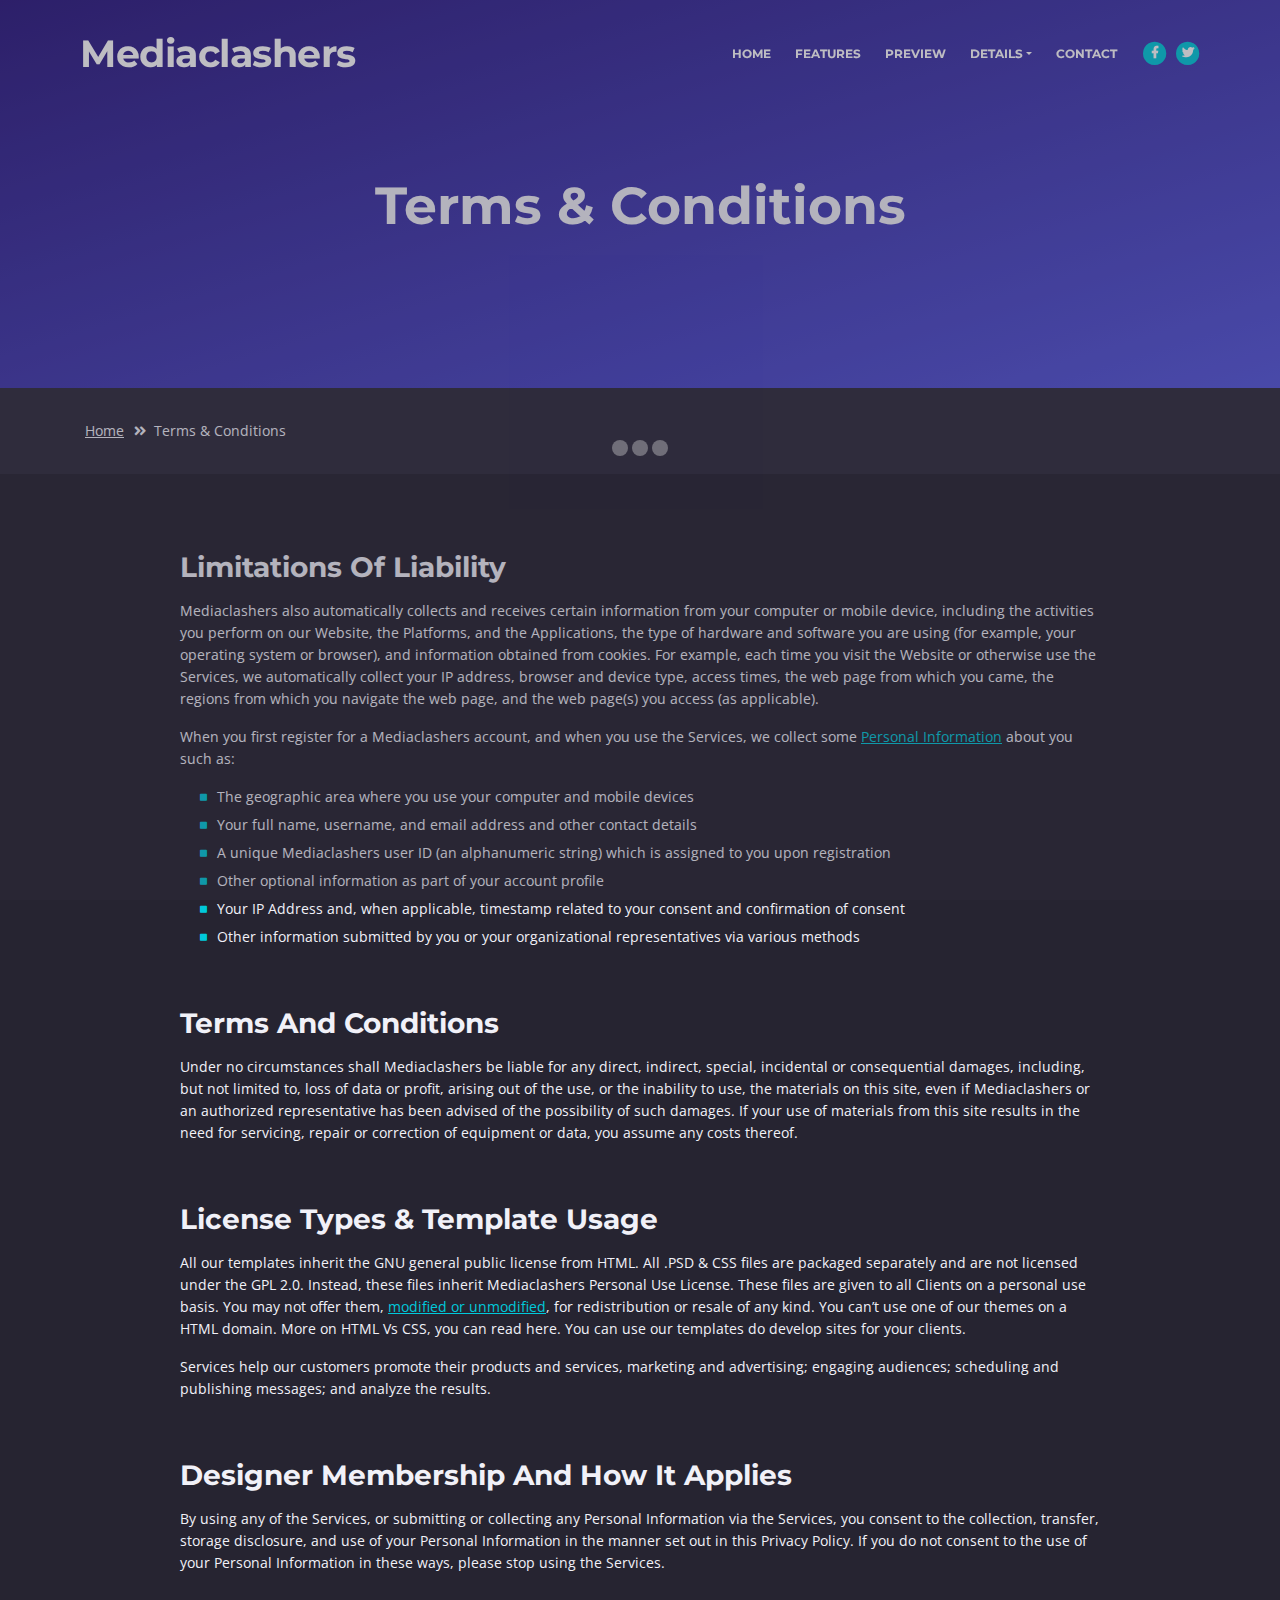
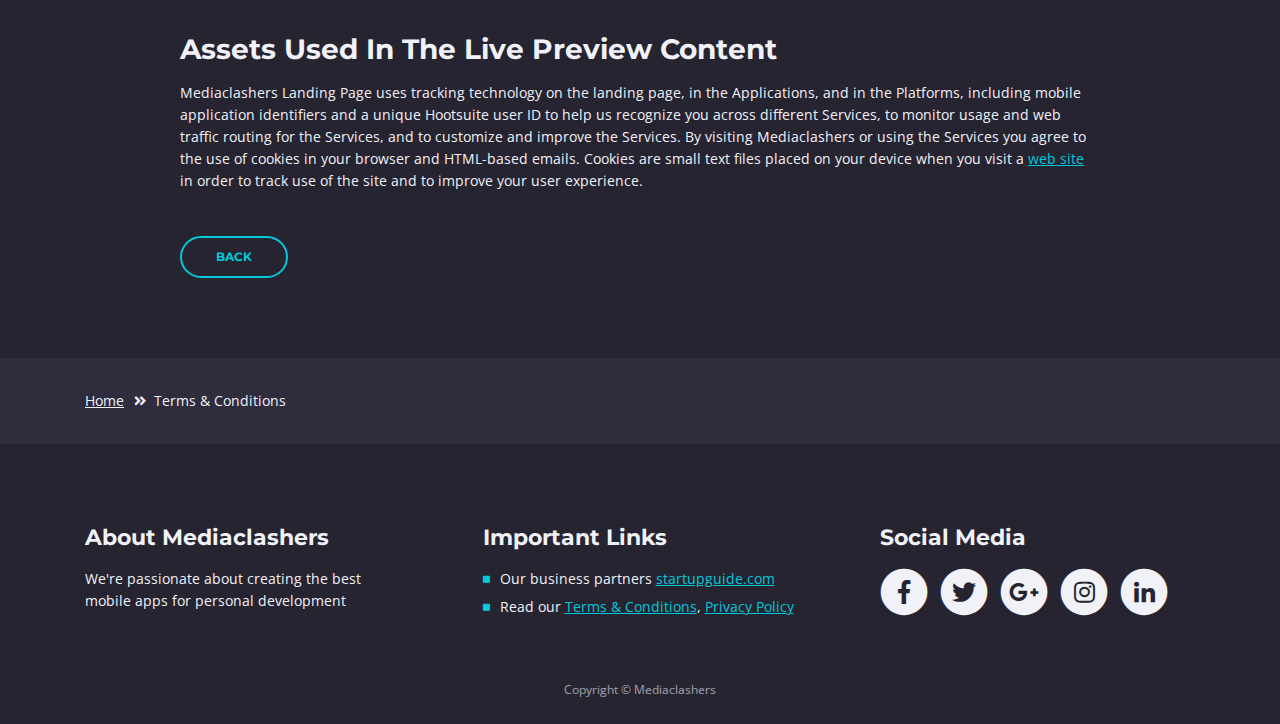
<file: terms-conditions.html>
<!DOCTYPE html>
<html lang="en">
<head>
    <meta charset="utf-8">
    <meta name="viewport" content="width=device-width, initial-scale=1, shrink-to-fit=no">
    
    <!-- SEO Meta Tags -->
    <meta name="description" content="Free mobile app HTML landing page template to help you build a great online presence for your app which will convert visitors into users">
    <meta name="author" content="Inovatik">

    <!-- OG Meta Tags to improve the way the post looks when you share the page on LinkedIn, Facebook, Google+ -->
	<meta property="og:site_name" content="" /> <!-- website name -->
	<meta property="og:site" content="" /> <!-- website link -->
	<meta property="og:title" content=""/> <!-- title shown in the actual shared post -->
	<meta property="og:description" content="" /> <!-- description shown in the actual shared post -->
	<meta property="og:image" content="" /> <!-- image link, make sure it's jpg -->
	<meta property="og:url" content="" /> <!-- where do you want your post to link to -->
	<meta property="og:type" content="article" />

    <!-- Website Title -->
    <title>Terms Conditions - Mediaclashers</title>
    
    <!-- Styles -->
    <link href="https://fonts.googleapis.com/css?family=Open+Sans:300,300i,400,400i,600,600i,700,700i" rel="stylesheet">
    <link href="https://fonts.googleapis.com/css?family=Montserrat:600,700" rel="stylesheet">
    <link href="css/bootstrap.css" rel="stylesheet">
    <link href="css/fontawesome-all.css" rel="stylesheet">
    <link href="css/swiper.css" rel="stylesheet">
	<link href="css/magnific-popup.css" rel="stylesheet">
    <link href="css/styles.css" rel="stylesheet">
	
	<!-- Favicon  -->
    <link rel="icon" href="images/favicon.png">
</head>
<body data-spy="scroll" data-target=".fixed-top">
    
    <!-- Preloader -->
	<div class="spinner-wrapper">
        <div class="spinner">
            <div class="bounce1"></div>
            <div class="bounce2"></div>
            <div class="bounce3"></div>
        </div>
    </div>
    <!-- end of preloader -->
    

    <!-- Navbar -->
    <nav class="navbar navbar-expand-md navbar-dark navbar-custom fixed-top">
        <!-- Text Logo - Use this if you don't have a graphic logo -->
       <a class="navbar-brand logo-text page-scroll" href="index.html">Mediaclashers</a> 

        <!-- Image Logo -->
        
        <!-- Mobile Menu Toggle Button -->
        <button class="navbar-toggler" type="button" data-toggle="collapse" data-target="#navbarsExampleDefault" aria-controls="navbarsExampleDefault" aria-expanded="false" aria-label="Toggle navigation">
            <span class="navbar-toggler-awesome fas fa-bars"></span>
            <span class="navbar-toggler-awesome fas fa-times"></span>
        </button>
        <!-- end of mobile menu toggle button -->

        <div class="collapse navbar-collapse" id="navbarsExampleDefault">
            <ul class="navbar-nav ml-auto">
                <li class="nav-item">
                    <a class="nav-link page-scroll" href="index.html#header">HOME <span class="sr-only">(current)</span></a>
                </li>
                <li class="nav-item">
                    <a class="nav-link page-scroll" href="index.html#features">FEATURES</a>
                </li>
                <li class="nav-item">
                    <a class="nav-link page-scroll" href="index.html#preview">PREVIEW</a>
                </li>

                <!-- Dropdown Menu -->          
                <li class="nav-item dropdown">
                    <a class="nav-link dropdown-toggle page-scroll" href="index.html#details" id="navbarDropdown" role="button" aria-haspopup="true" aria-expanded="false">DETAILS</a>
                    <div class="dropdown-menu" aria-labelledby="navbarDropdown">
                        <a class="dropdown-item" href="terms-conditions.html"><span class="item-text">TERMS CONDITIONS</span></a>
                        <div class="dropdown-items-divide-hr"></div>
                        <a class="dropdown-item" href="privacy-policy.html"><span class="item-text">PRIVACY POLICY</span></a>
                    </div>
                </li>
                <!-- end of dropdown menu -->

                <li class="nav-item">
                    <a class="nav-link page-scroll" href="index.html#contact">CONTACT</a>
                </li>
            </ul>
            <span class="nav-item social-icons">
                <span class="fa-stack">
                    <a href="#your-link">
                        <i class="fas fa-circle fa-stack-2x"></i>
                        <i class="fab fa-facebook-f fa-stack-1x"></i>
                    </a>
                </span>
                <span class="fa-stack">
                    <a href="#your-link">
                        <i class="fas fa-circle fa-stack-2x"></i>
                        <i class="fab fa-twitter fa-stack-1x"></i>
                    </a>
                </span>
            </span>
        </div>
    </nav> <!-- end of navbar -->
    <!-- end of navbar -->


    <!-- Header -->
    <header id="header" class="ex-header">
        <div class="container">
            <div class="row">
                <div class="col-lg-12">
                    <h1>Terms & Conditions</h1>
                </div> <!-- end of col -->
            </div> <!-- end of row -->
        </div> <!-- end of container -->
    </header> <!-- end of ex-header -->
    <!-- end of header -->


    <!-- Breadcrumbs -->
    <div class="ex-basic-1">
        <div class="container">
            <div class="row">
                <div class="col-lg-12">
                    <div class="breadcrumbs">
                        <a href="index.html">Home</a><i class="fa fa-angle-double-right"></i><span>Terms & Conditions</span>
                    </div> <!-- end of breadcrumbs -->
                </div> <!-- end of col -->
            </div> <!-- end of row -->
        </div> <!-- end of container -->
    </div> <!-- end of ex-basic-1 -->
    <!-- end of breadcrumbs -->


    <!-- Terms Content -->
    <div class="ex-basic-2">
        <div class="container">
            <div class="row">
                <div class="col-lg-10 offset-lg-1">
                    <div class="text-container">
                        <h3>Limitations Of Liability</h3>
                        <p>Mediaclashers also automatically collects and receives certain information from your computer or mobile device, including the activities you perform on our Website, the Platforms, and the Applications, the type of hardware and software you are using (for example, your operating system or browser), and information obtained from cookies. For example, each time you visit the Website or otherwise use the Services, we automatically collect your IP address, browser and device type, access times, the web page from which you came, the regions from which you navigate the web page, and the web page(s) you access (as applicable).</p>
                        <p>When you first register for a Mediaclashers account, and when you use the Services, we collect some <a class="turquoise" href="#your-link">Personal Information</a> about you such as:</p>
                        <ul class="list-unstyled li-space-lg indent">
                            <li class="media">
                                <i class="fas fa-square"></i>
                                <div class="media-body">The geographic area where you use your computer and mobile devices</div>
                            </li>
                            <li class="media">
                                <i class="fas fa-square"></i>
                                <div class="media-body">Your full name, username, and email address and other contact details</div>
                            </li>
                            <li class="media">
                                <i class="fas fa-square"></i>
                                <div class="media-body">A unique Mediaclashers user ID (an alphanumeric string) which is assigned to you upon registration</div>
                            </li>
                            <li class="media">
                                <i class="fas fa-square"></i>
                                <div class="media-body">Other optional information as part of your account profile</div>
                            </li>
                            <li class="media">
                                <i class="fas fa-square"></i>
                                <div class="media-body">Your IP Address and, when applicable, timestamp related to your consent and confirmation of consent</div>
                            </li>
                            <li class="media">
                                <i class="fas fa-square"></i>
                                <div class="media-body">Other information submitted by you or your organizational representatives via various methods</div>
                            </li>
                        </ul>
                    </div> <!-- end of text-container -->
                    
                    <div class="text-container">
                        <h3>Terms And Conditions</h3>
                        <p>Under no circumstances shall Mediaclashers be liable for any direct, indirect, special, incidental or consequential damages, including, but not limited to, loss of data or profit, arising out of the use, or the inability to use, the materials on this site, even if Mediaclashers or an authorized representative has been advised of the possibility of such damages. If your use of materials from this site results in the need for servicing, repair or correction of equipment or data, you assume any costs thereof.</p>
                    </div> <!-- end of text-container -->

                    <div class="text-container">
                        <h3>License Types & Template Usage</h3>
                        <p>All our templates inherit the GNU general public license from HTML. All .PSD & CSS files are packaged separately and are not licensed under the GPL 2.0. Instead, these files inherit Mediaclashers Personal Use License. These files are given to all Clients on a personal use basis. You may not offer them, <a class="turquoise" href="#your-link">modified or unmodified</a>, for redistribution or resale of any kind. You can’t use one of our themes on a HTML domain. More on HTML Vs CSS, you can read here. You can use our templates do develop sites for your clients.</p>
                        <p>Services help our customers promote their products and services, marketing and advertising; engaging audiences; scheduling and publishing messages; and analyze the results.</p>
                    </div> <!-- end of text-container -->

                    <div class="text-container">
                        <h3>Designer Membership And How It Applies</h3>
                        <p>By using any of the Services, or submitting or collecting any Personal Information via the Services, you consent to the collection, transfer, storage disclosure, and use of your Personal Information in the manner set out in this Privacy Policy. If you do not consent to the use of your Personal Information in these ways, please stop using the Services.</p>
                    </div> <!-- end of text-container -->
                    
                    <div class="text-container last">
                        <h3>Assets Used In The Live Preview Content</h3>
                        <p>Mediaclashers Landing Page uses tracking technology on the landing page, in the Applications, and in the Platforms, including mobile application identifiers and a unique Hootsuite user ID to help us recognize you across different Services, to monitor usage and web traffic routing for the Services, and to customize and improve the Services. By visiting Mediaclashers or using the Services you agree to the use of cookies in your browser and HTML-based emails. Cookies are small text files placed on your device when you visit a <a class="turquoise" href="#your-link">web site</a> in order to track use of the site and to improve your user experience.</p>
                        <a class="btn-outline-reg" href="index.html">BACK</a>
                    </div> <!-- end of text-container -->
                </div>
            </div> <!-- end of row -->
        </div> <!-- end of container -->
    </div> <!-- end of ex-basic -->
    <!-- end of terms content -->

    
    <!-- Breadcrumbs -->
    <div class="ex-basic-1">
        <div class="container">
            <div class="row">
                <div class="col-lg-12">
                    <div class="breadcrumbs">
                        <a href="index.html">Home</a><i class="fa fa-angle-double-right"></i><span>Terms & Conditions</span>
                    </div> <!-- end of breadcrumbs -->
                </div> <!-- end of col -->
            </div> <!-- end of row -->
        </div> <!-- end of container -->
    </div> <!-- end of ex-basic-1 -->
    <!-- end of breadcrumbs -->


    <!-- Footer -->
    <div class="footer">
        <div class="container">
            <div class="row">
                <div class="col-md-4">
                    <div class="footer-col">
                        <h4>About Mediaclashers</h4>
                        <p>We're passionate about creating the best mobile apps for personal development</p>
                    </div>
                </div> <!-- end of col -->
                <div class="col-md-4">
                    <div class="footer-col middle">
                        <h4>Important Links</h4>
                        <ul class="list-unstyled li-space-lg">
                            <li class="media">
                                <i class="fas fa-square"></i>
                                <div class="media-body">Our business partners <a class="turquoise" href="#your-link">startupguide.com</a></div>
                            </li>
                            <li class="media">
                                <i class="fas fa-square"></i>
                                <div class="media-body">Read our <a class="turquoise" href="terms-conditions.html">Terms & Conditions</a>, <a class="turquoise" href="privacy-policy.html">Privacy Policy</a></div>
                            </li>
                        </ul>
                    </div>
                </div> <!-- end of col -->
                <div class="col-md-4">
                    <div class="footer-col last">
                        <h4>Social Media</h4>
                        <span class="fa-stack">
                            <a href="#your-link">
                                <i class="fas fa-circle fa-stack-2x"></i>
                                <i class="fab fa-facebook-f fa-stack-1x"></i>
                            </a>
                        </span>
                        <span class="fa-stack">
                            <a href="#your-link">
                                <i class="fas fa-circle fa-stack-2x"></i>
                                <i class="fab fa-twitter fa-stack-1x"></i>
                            </a>
                        </span>
                        <span class="fa-stack">
                            <a href="#your-link">
                                <i class="fas fa-circle fa-stack-2x"></i>
                                <i class="fab fa-google-plus-g fa-stack-1x"></i>
                            </a>
                        </span>
                        <span class="fa-stack">
                            <a href="#your-link">
                                <i class="fas fa-circle fa-stack-2x"></i>
                                <i class="fab fa-instagram fa-stack-1x"></i>
                            </a>
                        </span>
                        <span class="fa-stack">
                            <a href="#your-link">
                                <i class="fas fa-circle fa-stack-2x"></i>
                                <i class="fab fa-linkedin-in fa-stack-1x"></i>
                            </a>
                        </span>
                    </div> 
                </div> <!-- end of col -->
            </div> <!-- end of row -->
        </div> <!-- end of container -->
    </div> <!-- end of footer -->  
    <!-- end of footer -->


    <!-- Copyright -->
    <div class="copyright">
        <div class="container">
            <div class="row">
                <div class="col-lg-12">
                    <p class="p-small">Copyright © Mediaclashers</p>
                </div> <!-- end of col -->
            </div> <!-- enf of row -->
        </div> <!-- end of container -->
    </div> <!-- end of copyright --> 
    <!-- end of copyright -->

	
    <!-- Scripts -->
    <script src="js/jquery.min.js"></script> <!-- jQuery for Bootstrap's JavaScript plugins -->
    <script src="js/popper.min.js"></script> <!-- Popper tooltip library for Bootstrap -->
    <script src="js/bootstrap.min.js"></script> <!-- Bootstrap framework -->
    <script src="js/jquery.easing.min.js"></script> <!-- jQuery Easing for smooth scrolling between anchors -->
    <script src="js/swiper.min.js"></script> <!-- Swiper for image and text sliders -->
    <script src="js/jquery.magnific-popup.js"></script> <!-- Magnific Popup for lightboxes -->
    <script src="js/morphext.min.js"></script> <!-- Morphtext rotating text in the header -->
    <script src="js/validator.min.js"></script> <!-- Validator.js - Bootstrap plugin that validates forms -->
    <script src="js/scripts.js"></script> <!-- Custom scripts -->
</body>
</html>
</file>
<file: css/styles.css>
/* Template: Juno - Multipurpose Landing Page Pack
   Author: InovatikThemes
   Created: Mar 2019
   Description: Master CSS file
*/

/*****************************************
Table Of Contents:

01. General Styles
02. Preloader
03. Navigation
04. Header
05. Features
******************************************/

/*****************************************
Colors:

- Text, navbar links - white #f1f1f8
- Buttons, bullets, icons - turquoise #00c9db
- Navbar - navy #4633af
- Backgrounds - dark denim #262431
- Backgrounds - denim #2f2c3d
******************************************/


/******************************/
/*     01. General Styles     */
/******************************/
body,
html {
    width: 100%;
	height: 100%;
}

body, p {
	color: #f1f1f8; 
	font: 400 0.875rem/1.375rem "Open Sans", sans-serif;
}

.p-large {
	color: #f1f1f8;
	font: 400 1rem/1.5rem "Open Sans", sans-serif;
}

.p-small {
	color: #f1f1f8;
	font: 400 0.75rem/1.25rem "Open Sans", sans-serif;
}

.p-heading {
	margin-bottom: 3.75rem;
	text-align: center;
}

.li-space-lg li {
	margin-bottom: 0.375rem;
}

.indent {
	padding-left: 1.25rem;
}

h1 {
	color: #f1f1f8;
	font: 700 2.5rem/2.875rem "Montserrat", sans-serif;
}

h2 {
	color: #f1f1f8;
	font: 700 2.25rem/2.75rem "Montserrat", sans-serif;
}

h3 {
	color: #f1f1f8;
	font: 700 1.75rem/2.125rem "Montserrat", sans-serif;
}

h4 {
	color: #f1f1f8;
	font: 700 1.375rem/1.75rem "Montserrat", sans-serif;
}

h5 {
	color: #f1f1f8;
	font: 700 1.125rem/1.625rem "Montserrat", sans-serif;
}

h6 {
	color: #f1f1f8;
	font: 700 1rem/1.5rem "Montserrat", sans-serif;
}

a {
	color: #f1f1f8;
	text-decoration: underline;
}

a:hover {
	color: #f1f1f8;
	text-decoration: underline;
}

a.turquoise {
	color: #00c9db;
}

a.white {
	color: #fff;
}

.testimonial-text {
	font: italic 400 1rem/1.5rem "Open Sans", sans-serif;
}

.testimonial-author {
	font: 700 1rem/1.5rem "Montserrat", sans-serif;
}

.btn-solid-reg {
	display: inline-block;
	padding: 1.1875rem 2.125rem 1.1875rem 2.125rem;
	border: 0.125rem solid #00c9db;
	border-radius: 2rem;
	background-color: #00c9db;
	color: #fff;
	font: 700 0.75rem/0 "Montserrat", sans-serif;
	text-decoration: none;
	transition: all 0.2s;
}

.btn-solid-reg:hover {
	background-color: transparent;
	color: #00c9db;
	text-decoration: none;
}

.btn-solid-lg {
	display: inline-block;
	padding: 1.375rem 2.625rem 1.375rem 2.625rem;
	border: 0.125rem solid #00c9db;
	border-radius: 2rem;
	background-color: #00c9db;
	color: #fff;
	font: 700 0.75rem/0 "Montserrat", sans-serif;
	text-decoration: none;
	transition: all 0.2s;
}

.btn-solid-lg:hover {
	background-color: transparent;
	color: #00c9db;
	text-decoration: none;
}

.btn-solid-lg .fab {
	margin-right: 0.5rem;
	font-size: 1.25rem;
	line-height: 0;
	vertical-align: top;
}

.btn-solid-lg .fab.fa-google-play {
	font-size: 1rem;
}

.btn-outline-reg {
	display: inline-block;
	padding: 1.1875rem 2.125rem 1.1875rem 2.125rem;
	border: 0.125rem solid #00c9db;
	border-radius: 2rem;
	background-color: transparent;
	color: #00c9db;
	font: 700 0.75rem/0 "Montserrat", sans-serif;
	text-decoration: none;
	transition: all 0.2s;
}

.btn-outline-reg:hover {
	background-color: #00c9db;
	color: #fff;
	text-decoration: none;
}

.btn-outline-lg {
	display: inline-block;
	padding: 1.375rem 2.625rem 1.375rem 2.625rem;
	border: 0.125rem solid #00c9db;
	border-radius: 2rem;
	background-color: transparent;
	color: #00c9db;
	font: 700 0.75rem/0 "Montserrat", sans-serif;
	text-decoration: none;
	transition: all 0.2s;
}

.btn-outline-lg:hover {
	background-color: #00c9db;
	color: #fff;
	text-decoration: none;
}

.btn-outline-sm {
	display: inline-block;
	padding: 1rem 1.625rem 0.875rem 1.625rem;
	border: 0.125rem solid #00c9db;
	border-radius: 2rem;
	background-color: transparent;
	color: #00c9db;
	font: 700 0.625rem/0 "Montserrat", sans-serif;
	text-decoration: none;
	transition: all 0.2s;
}

.btn-outline-sm:hover {
	background-color: #00c9db;
	color: #fff;
	text-decoration: none;
}

.form-group {
	position: relative;
	margin-bottom: 1.25rem;
}

.form-group.has-error.has-danger {
	margin-bottom: 0.625rem;
}

.form-group.has-error.has-danger .help-block.with-errors ul {
	margin-top: 0.375rem;
}

.label-control {
	position: absolute;
	top: 0.87rem;
	left: 1.375rem;
	color: #f1f1f8;
	opacity: 1;
	font: 400 0.875rem/1.375rem "Open Sans", sans-serif;
	cursor: text;
	transition: all 0.2s ease;
}

/* IE10+ hack to solve lower label text position compared to the rest of the browsers */
@media screen and (-ms-high-contrast: active), screen and (-ms-high-contrast: none) {  
	.label-control {
		top: 0.9375rem;
	}
}

.form-control-input:focus + .label-control,
.form-control-input.notEmpty + .label-control,
.form-control-textarea:focus + .label-control,
.form-control-textarea.notEmpty + .label-control {
	top: 0.125rem;
	opacity: 1;
	font-size: 0.75rem;
	font-weight: 700;
}

.form-control-input,
.form-control-select {
	display: block; /* needed for proper display of the label in Firefox, IE, Edge */
	width: 100%;
	padding-top: 1.0625rem;
	padding-bottom: 0.0625rem;
	padding-left: 1.3125rem;
	border: 1px solid #9791ae;
	border-radius: 0.25rem;
	background-color: #413d52;
	color: #f1f1f8;
	font: 400 0.875rem/1.875rem "Open Sans", sans-serif;
	transition: all 0.2s;
	-webkit-appearance: none; /* removes inner shadow on form inputs on ios safari */
}

.form-control-select {
	padding-top: 0.5rem;
	padding-bottom: 0.5rem;
	height: 3rem;
}

/* IE10+ hack to solve lower label text position compared to the rest of the browsers */
@media screen and (-ms-high-contrast: active), screen and (-ms-high-contrast: none) {  
	.form-control-input {
		padding-top: 1.25rem;
		padding-bottom: 0.75rem;
		line-height: 1.75rem;
	}

	.form-control-select {
		padding-top: 0.875rem;
		padding-bottom: 0.75rem;
		height: 3.125rem;
		line-height: 2.125rem;
	}
}

select {
    /* you should keep these first rules in place to maintain cross-browser behavior */
    -webkit-appearance: none;
	-moz-appearance: none;
	-ms-appearance: none;
    -o-appearance: none;
    appearance: none;
    background-image: url('../images/down-arrow.png');
    background-position: 96% 50%;
    background-repeat: no-repeat;
    outline: none;
}

select::-ms-expand {
    display: none; /* removes the ugly default down arrow on select form field in IE11 */
}

.form-control-textarea {
	display: block; /* used to eliminate a bottom gap difference between Chrome and IE/FF */
	width: 100%;
	height: 8rem; /* used instead of html rows to normalize height between Chrome and IE/FF */
	padding-top: 1.25rem;
	padding-left: 1.3125rem;
	border: 1px solid #9791ae;
	border-radius: 0.25rem;
	background-color: #413d52;
	color: #f1f1f8;
	font: 400 0.875rem/1.75rem "Open Sans", sans-serif;
	transition: all 0.2s;
}

.form-control-input:focus,
.form-control-select:focus,
.form-control-textarea:focus {
	border: 1px solid #f1f1f8;
	outline: none; /* Removes blue border on focus */
}

.form-control-input:hover,
.form-control-select:hover,
.form-control-textarea:hover {
	border: 1px solid #f1f1f8;
}

.checkbox {
	font: 400 0.75rem/1.25rem "Open Sans", sans-serif;
}

input[type='checkbox'] {
	vertical-align: -15%;
	margin-right: 0.375rem;
}

/* IE10+ hack to raise checkbox field position compared to the rest of the browsers */
@media screen and (-ms-high-contrast: active), screen and (-ms-high-contrast: none) {  
	input[type='checkbox'] {
		vertical-align: -9%;
	}
}

.form-control-submit-button {
	display: inline-block;
	width: 100%;
	height: 3.125rem;
	border: 1px solid #00c9db;
	border-radius: 1.5rem;
	background-color: #00c9db;
	color: #fff;
	font: 700 0.75rem/1.75rem "Montserrat", sans-serif;
	cursor: pointer;
	transition: all 0.2s;
}

.form-control-submit-button:hover {
	background-color: transparent;
	color: #00c9db;
}

/* Form Success And Error Message Formatting */
#cmsgSubmit.h3.text-center.tada.animated,
#pmsgSubmit.h3.text-center.tada.animated,
#cmsgSubmit.h3.text-center,
#pmsgSubmit.h3.text-center {
	display: block;
	margin-bottom: 0;
	color: #f1f1f8;
	font: 400 1.125rem/1rem "Open Sans", sans-serif;
}

.help-block.with-errors .list-unstyled {
	color: #f1f1f8;
	font-size: 0.75rem;
	line-height: 1.125rem;
	text-align: left;
}

.help-block.with-errors ul {
	margin-bottom: 0;
}
/* end of form success and error message formatting */

/* Form Success And Error Message Animation - Animate.css */
@-webkit-keyframes tada {
	from {
		-webkit-transform: scale3d(1, 1, 1);
		-ms-transform: scale3d(1, 1, 1);
		transform: scale3d(1, 1, 1);
	}
	10%, 20% {
		-webkit-transform: scale3d(.9, .9, .9) rotate3d(0, 0, 1, -3deg);
		-ms-transform: scale3d(.9, .9, .9) rotate3d(0, 0, 1, -3deg);
		transform: scale3d(.9, .9, .9) rotate3d(0, 0, 1, -3deg);
	}
	30%, 50%, 70%, 90% {
		-webkit-transform: scale3d(1.1, 1.1, 1.1) rotate3d(0, 0, 1, 3deg);
		-ms-transform: scale3d(1.1, 1.1, 1.1) rotate3d(0, 0, 1, 3deg);
		transform: scale3d(1.1, 1.1, 1.1) rotate3d(0, 0, 1, 3deg);
	}
	40%, 60%, 80% {
		-webkit-transform: scale3d(1.1, 1.1, 1.1) rotate3d(0, 0, 1, -3deg);
		-ms-transform: scale3d(1.1, 1.1, 1.1) rotate3d(0, 0, 1, -3deg);
		transform: scale3d(1.1, 1.1, 1.1) rotate3d(0, 0, 1, -3deg);
	}
	to {
		-webkit-transform: scale3d(1, 1, 1);
		-ms-transform: scale3d(1, 1, 1);
		transform: scale3d(1, 1, 1);
	}
}

@keyframes tada {
	from {
		-webkit-transform: scale3d(1, 1, 1);
		-ms-transform: scale3d(1, 1, 1);
		transform: scale3d(1, 1, 1);
	}
	10%, 20% {
		-webkit-transform: scale3d(.9, .9, .9) rotate3d(0, 0, 1, -3deg);
		-ms-transform: scale3d(.9, .9, .9) rotate3d(0, 0, 1, -3deg);
		transform: scale3d(.9, .9, .9) rotate3d(0, 0, 1, -3deg);
	}
	30%, 50%, 70%, 90% {
		-webkit-transform: scale3d(1.1, 1.1, 1.1) rotate3d(0, 0, 1, 3deg);
		-ms-transform: scale3d(1.1, 1.1, 1.1) rotate3d(0, 0, 1, 3deg);
		transform: scale3d(1.1, 1.1, 1.1) rotate3d(0, 0, 1, 3deg);
	}
	40%, 60%, 80% {
		-webkit-transform: scale3d(1.1, 1.1, 1.1) rotate3d(0, 0, 1, -3deg);
		-ms-transform: scale3d(1.1, 1.1, 1.1) rotate3d(0, 0, 1, -3deg);
		transform: scale3d(1.1, 1.1, 1.1) rotate3d(0, 0, 1, -3deg);
	}
	to {
		-webkit-transform: scale3d(1, 1, 1);
		-ms-transform: scale3d(1, 1, 1);
		transform: scale3d(1, 1, 1);
	}
}

.tada {
	-webkit-animation-name: tada;
	animation-name: tada;
}

.animated {
	-webkit-animation-duration: 1s;
	animation-duration: 1s;
	-webkit-animation-fill-mode: both;
	animation-fill-mode: both;
}
/* end of form success and error message animation - Animate.css */

/* Fade-move Animation For Lightbox - Magnific Popup */
/* at start */
.my-mfp-slide-bottom .zoom-anim-dialog {
	opacity: 0;
	transition: all 0.2s ease-out;
	-webkit-transform: translateY(-1.25rem) perspective(37.5rem) rotateX(10deg);
	-ms-transform: translateY(-1.25rem) perspective(37.5rem) rotateX(10deg);
	transform: translateY(-1.25rem) perspective(37.5rem) rotateX(10deg);
}

/* animate in */
.my-mfp-slide-bottom.mfp-ready .zoom-anim-dialog {
	opacity: 1;
	-webkit-transform: translateY(0) perspective(37.5rem) rotateX(0); 
	-ms-transform: translateY(0) perspective(37.5rem) rotateX(0); 
	transform: translateY(0) perspective(37.5rem) rotateX(0); 
}

/* animate out */
.my-mfp-slide-bottom.mfp-removing .zoom-anim-dialog {
	opacity: 0;
	-webkit-transform: translateY(-0.625rem) perspective(37.5rem) rotateX(10deg); 
	-ms-transform: translateY(-0.625rem) perspective(37.5rem) rotateX(10deg); 
	transform: translateY(-0.625rem) perspective(37.5rem) rotateX(10deg); 
}

/* dark overlay, start state */
.my-mfp-slide-bottom.mfp-bg {
	opacity: 0;
	transition: opacity 0.2s ease-out;
}

/* animate in */
.my-mfp-slide-bottom.mfp-ready.mfp-bg {
	opacity: 0.8;
}
/* animate out */
.my-mfp-slide-bottom.mfp-removing.mfp-bg {
	opacity: 0;
}
/* end of fade-move animation for lightbox - magnific popup */

/* Fade Animation For Image Slider - Magnific Popup */
@-webkit-keyframes fadeIn {
	from {
		opacity: 0;
	}
	to {
		opacity: 1;
	}
}

@keyframes fadeIn {
	from {
		opacity: 0;
	}
	to {
		opacity: 1;
	}
}

.fadeIn {
	-webkit-animation: fadeIn 0.6s;
	animation: fadeIn 0.6s;
}

@-webkit-keyframes fadeOut {
	from {
		opacity: 1;
	}
	to {
		opacity: 0;
	}
}

@keyframes fadeOut {
	from {
		opacity: 1;
	}
	to {
		opacity: 0;
	}
}

.fadeOut {
	-webkit-animation: fadeOut 0.8s;
	animation: fadeOut 0.8s;
}
/* end of fade animation for image slider - magnific popup */


/*************************/
/*     02. Preloader     */
/*************************/
.spinner-wrapper {
	position: fixed;
	z-index: 999999;
	top: 0;
	right: 0;
	bottom: 0;
	left: 0;
	background: #2f2c3d;
}

.spinner {
	position: absolute;
	top: 50%; /* centers the loading animation vertically one the screen */
	left: 50%; /* centers the loading animation horizontally one the screen */
	width: 3.75rem;
	height: 1.25rem;
	margin: -0.625rem 0 0 -1.875rem; /* is width and height divided by two */ 
	text-align: center;
}

.spinner > div {
	display: inline-block;
	width: 1rem;
	height: 1rem;
	border-radius: 100%;
	background-color: #fff;
	-webkit-animation: sk-bouncedelay 1.4s infinite ease-in-out both;
	animation: sk-bouncedelay 1.4s infinite ease-in-out both;
}

.spinner .bounce1 {
	-webkit-animation-delay: -0.32s;
	animation-delay: -0.32s;
}

.spinner .bounce2 {
	-webkit-animation-delay: -0.16s;
	animation-delay: -0.16s;
}

@-webkit-keyframes sk-bouncedelay {
	0%, 80%, 100% { -webkit-transform: scale(0); }
	40% { -webkit-transform: scale(1.0); }
}

@keyframes sk-bouncedelay {
	0%, 80%, 100% { 
		-webkit-transform: scale(0);
		-ms-transform: scale(0);
		transform: scale(0);
	} 40% { 
		-webkit-transform: scale(1.0);
		-ms-transform: scale(1.0);
		transform: scale(1.0);
	}
}


/**************************/
/*     03. Navigation     */
/**************************/
.navbar-custom {
	background-color: #4633af;
	box-shadow: 0 0.0625rem 0.375rem 0 rgba(0, 0, 0, 0.1);
	font: 700 0.75rem/2rem "Montserrat", sans-serif;
	transition: all 0.2s;
}

.navbar-custom .navbar-brand.logo-image img {
    width: 113px;
	height: 34px;
	margin-bottom: 1px;
	-webkit-backface-visibility: hidden;
}

.navbar-custom .navbar-brand.logo-text {
	font: 700 2.375rem/1.5rem "Montserrat", sans-serif;
	color: #fff;
	letter-spacing: -0.5px;
	text-decoration: none;
}

.navbar-custom .navbar-nav {
	margin-top: 0.75rem;
}

.navbar-custom .nav-item .nav-link {
	padding: 0 0.75rem 0 0.75rem;
	color: #fff;
	text-decoration: none;
	transition: all 0.2s ease;
}

.navbar-custom .nav-item .nav-link:hover,
.navbar-custom .nav-item .nav-link.active {
	color: #00c9db;
}

/* Dropdown Menu */
.navbar-custom .dropdown:hover > .dropdown-menu {
	display: block; /* this makes the dropdown menu stay open while hovering it */
	min-width: auto;
	animation: fadeDropdown 0.2s; /* required for the fade animation */
}

@keyframes fadeDropdown {
    0% {
        opacity: 0;
    }

    100% {
        opacity: 1;
    }
}

.navbar-custom .dropdown-toggle:focus { /* removes dropdown outline on focus  */
	outline: 0;
}

.navbar-custom .dropdown-menu {
	margin-top: 0;
	border: none;
	border-radius: 0.25rem;
	background-color: #4633af;
}

.navbar-custom .dropdown-item {
	color: #fff;
	text-decoration: none;
}

.navbar-custom .dropdown-item:hover {
	background-color: #4633af;
}

.navbar-custom .dropdown-item .item-text {
	font: 700 0.75rem/1.5rem "Montserrat", sans-serif;
}

.navbar-custom .dropdown-item:hover .item-text {
	color: #00c9db;
}

.navbar-custom .dropdown-items-divide-hr {
	width: 100%;
	height: 1px;
	margin: 0.25rem auto 0.25rem auto;
	border: none;
	background-color: #b5bcc4;
	opacity: 0.2;
}
/* end of dropdown menu */

.navbar-custom .social-icons {
	display: none;
}

.navbar-custom .navbar-toggler {
	border: none;
	color: #fff;
	font-size: 2rem;
}

.navbar-custom button[aria-expanded='false'] .navbar-toggler-awesome.fas.fa-times{
	display: none;
}

.navbar-custom button[aria-expanded='false'] .navbar-toggler-awesome.fas.fa-bars{
	display: inline-block;
}

.navbar-custom button[aria-expanded='true'] .navbar-toggler-awesome.fas.fa-bars{
	display: none;
}

.navbar-custom button[aria-expanded='true'] .navbar-toggler-awesome.fas.fa-times{
	display: inline-block;
	margin-right: 0.125rem;
}


/*********************/
/*    04. Header     */
/*********************/
.header {
	background: linear-gradient(to bottom right, rgba(72, 72, 212, 0), rgba(241, 104, 104, 0)), url('../images/header-background.jpg') center center no-repeat;
	background-size: cover;
}

.header .header-content {
	padding-top: 8.5rem;
	padding-bottom: 7rem;
	text-align: center;
}

.header .text-container {
	margin-bottom: 3rem;
}

.header h1 {
	margin-bottom: 1rem;
}

.header #js-rotating {
	color: #40e0ee;
}

.header .p-large {
	margin-bottom: 2rem;
}

.header .btn-solid-lg {
	margin-right: 0.5rem;
	margin-bottom: 1.25rem;
}


/****************************/
/*     05. Testimonials     */
/****************************/
.slider-1 {
	padding-top: 6.875rem;
	padding-bottom: 6.375rem;
	background-color: #262431;
}

.slider-1 .slider-container {
	position: relative;
}

.slider-1 .swiper-container {
	position: static;
	width: 90%;
	text-align: center;
}

.slider-1 .swiper-button-prev:focus,
.slider-1 .swiper-button-next:focus {
	/* even if you can't see it chrome you can see it on mobile device */
	outline: none;
}

.slider-1 .swiper-button-prev {
	left: -0.5rem;
	background-image: url("data:image/svg+xml;charset=utf-8,%3Csvg%20xmlns%3D'http%3A%2F%2Fwww.w3.org%2F2000%2Fsvg'%20viewBox%3D'0%200%2028%2044'%3E%3Cpath%20d%3D'M0%2C22L22%2C0l2.1%2C2.1L4.2%2C22l19.9%2C19.9L22%2C44L0%2C22L0%2C22L0%2C22z'%20fill%3D'%23f1f1f8'%2F%3E%3C%2Fsvg%3E");
	background-size: 1.125rem 1.75rem;
}

.slider-1 .swiper-button-next {
	right: -0.5rem;
	background-image: url("data:image/svg+xml;charset=utf-8,%3Csvg%20xmlns%3D'http%3A%2F%2Fwww.w3.org%2F2000%2Fsvg'%20viewBox%3D'0%200%2028%2044'%3E%3Cpath%20d%3D'M27%2C22L27%2C22L5%2C44l-2.1-2.1L22.8%2C22L2.9%2C2.1L5%2C0L27%2C22L27%2C22z'%20fill%3D'%23f1f1f8'%2F%3E%3C%2Fsvg%3E");
	background-size: 1.125rem 1.75rem;
}

.slider-1 .card {
	position: relative;
	border: none;
	background-color: transparent;
}

.slider-1 .card-image {
	width: 6rem;
	height: 6rem;
	margin-right: auto;
	margin-bottom: 0.25rem;
	margin-left: auto;
	border-radius: 50%;
}

.slider-1 .card-body {
	padding-bottom: 0;
}

.slider-1 .testimonial-author {
	margin-bottom: 0;
}


/************************/
/*     05. Features     */
/************************/
.tabs {
	padding-top: 6.5rem;
	padding-bottom: 4.25rem;
	background-color: #2f2c3d;
}

.tabs h2 {
	margin-bottom: 1.125rem;
	text-align: center;
}

.tabs .p-heading {
	margin-bottom: 3.125rem;
}

.tabs .nav-tabs {
	margin-right: auto;
	margin-bottom: 2.5rem;
	margin-left: auto;
	justify-content: center;
	border-bottom: none;
}

.tabs .nav-link {
	margin-bottom: 1rem;
	padding: 0.5rem 1.375rem 0.25rem 1.375rem;
	border: none;
	border-bottom: 0.1875rem solid #f1f1f8;
	border-radius: 0;
	color: #f1f1f8;
	font: 700 1rem/1.75rem "Montserrat", sans-serif;
	text-decoration: none;
	transition: all 0.2s ease;
}

.tabs .nav-link.active,
.tabs .nav-link:hover {
	border-bottom: 0.1875rem solid #00c9db;
	background-color: transparent;
	color: #00c9db;
}

.tabs .nav-link .fas {
	margin-right: 0.375rem;
	font-size: 1rem;
}

.tabs .tab-content {
	width: 100%; /* for proper display in IE11 */
}

.tabs .card {
	border: none;
	background: transparent;
}

.tabs .card-body {
	padding: 1rem 0 1.25rem 0;
}

.tabs .card-title {
	margin-bottom: 0.5rem;
}

.tabs .card .card-icon {
	display: inline-block;
	width: 3.5rem;
	height: 3.5rem;
	border-radius: 50%;
	background-color: #00c9db;
	text-align: center;
	vertical-align: top;
}

.tabs .card .card-icon .fas,
.tabs .card .card-icon .far {
	color: #fff;
	font-size: 1.75rem;
	line-height: 3.5rem;
}

.tabs #tab-1 .card.left-pane .text-wrapper {
	display: inline-block;
	width: 75%;
}

.tabs #tab-1 .card.left-pane .card-icon {
	float: left;
	margin-right: 1rem;
}

.tabs #tab-1 img {
	display: block;
	margin: 2rem auto 3rem auto;
}

.tabs #tab-1 .card.right-pane .text-wrapper {
	display: inline-block;
	width: 75%;
}

.tabs #tab-1 .card.right-pane .card-icon {
	margin-right: 1rem;
}

.tabs #tab-2 img {
	display: block;
	margin: 0 auto 2rem auto;
}

.tabs #tab-2 .text-area {
	margin-top: 1.5rem;
}

.tabs #tab-2 h3 {
	margin-bottom: 0.75rem;
}

.tabs #tab-2 .icon-cards-area {
	margin-top: 2.5rem;
}

.tabs #tab-2 .icon-cards-area .card {
	width: 100%; /* for proper display in IE11 */
}

.tabs #tab-3 .icon-cards-area .card {
	width: 100%; /* for proper display in IE11 */
}

.tabs #tab-3 .text-area {
	margin-top: 0.75rem;
	margin-bottom: 4rem;
}

.tabs #tab-3 h3 {
	margin-bottom: 0.75rem;
}

.tabs #tab-3 img {
	margin: 0 auto 3rem auto;
}


/*********************/
/*     07. Video     */
/*********************/
.basic-1 {
	padding-top: 6.375rem;
	padding-bottom: 6.875rem;
	background: url('../images/video-background.jpg') center center no-repeat;
	background-size: cover; 
}

.basic-1 h2 {
	margin-bottom: 1.125rem;
	text-align: center;
}

.basic-1 .p-heading {
	margin-bottom: 4rem;
	text-align: center;
}

.basic-1 .image-container img {
	border-radius: 0.375rem;
}

.basic-1 .video-wrapper {
	position: relative;
}

/* Video Play Button */
.basic-1 .video-play-button {
	position: absolute;
	z-index: 10;
	top: 50%;
	left: 50%;
	display: block;
	box-sizing: content-box;
	width: 2rem;
	height: 2.75rem;
	padding: 1.125rem 1.25rem 1.125rem 1.75rem;
	border-radius: 50%;
	-webkit-transform: translateX(-50%) translateY(-50%);
	-ms-transform: translateX(-50%) translateY(-50%);
	transform: translateX(-50%) translateY(-50%);
}
  
.basic-1 .video-play-button:before {
	content: "";
	position: absolute;
	z-index: 0;
	top: 50%;
	left: 50%;
	display: block;
	width: 4.75rem;
	height: 4.75rem;
	border-radius: 50%;
	background: #4eaaff;
	animation: pulse-border 1500ms ease-out infinite;
	-webkit-transform: translateX(-50%) translateY(-50%);
	-ms-transform: translateX(-50%) translateY(-50%);
	transform: translateX(-50%) translateY(-50%);
}
  
.basic-1 .video-play-button:after {
	content: "";
	position: absolute;
	z-index: 1;
	top: 50%;
	left: 50%;
	display: block;
	width: 4.375rem;
	height: 4.375rem;
	border-radius: 50%;
	background: #4eaaff;
	transition: all 200ms;
	-webkit-transform: translateX(-50%) translateY(-50%);
	-ms-transform: translateX(-50%) translateY(-50%);
	transform: translateX(-50%) translateY(-50%);
}
  
.basic-1 .video-play-button span {
	position: relative;
	display: block;
	z-index: 3;
	top: 0.375rem;
	left: 0.25rem;
	width: 0;
	height: 0;
	border-left: 1.625rem solid #fff;
	border-top: 1rem solid transparent;
	border-bottom: 1rem solid transparent;
}
  
@keyframes pulse-border {
	0% {
		transform: translateX(-50%) translateY(-50%) translateZ(0) scale(1);
		opacity: 1;
	}
	100% {
		transform: translateX(-50%) translateY(-50%) translateZ(0) scale(1.5);
		opacity: 0;
	}
}
/* end of video play button */  


/*************************/
/*     09. Details 1     */
/*************************/
.basic-2 {
	padding-top: 8rem;
	padding-bottom: 3.5rem;
	background-color: #262431;
}

.basic-2 img {
	margin-bottom: 3.5rem;
}

.basic-2 h3 {
	margin-bottom: 1.125rem;
}

.basic-2 .btn-solid-reg {
	margin-top: 0.5rem;
}


/*************************/
/*     10. Details 2     */
/*************************/
.basic-3 {
	padding-top: 3.5rem;
	padding-bottom: 7.25rem;
	background-color: #262431;
}

.basic-3 .text-container {
	margin-bottom: 3.5rem;
}

.basic-3 h3 {
	margin-bottom: 1.125rem;
}

.basic-3 .btn-solid-reg {
	margin-top: 0.5rem;
}


/**********************************/
/*     11. Details Lightboxes     */
/**********************************/
.lightbox-basic {
	position: relative;
	max-width: 46.875rem;
	margin: 2.5rem auto;
	padding: 3rem 1rem;
	border-radius: 0.25rem;
	background-color: #2f2c3d;
	text-align: left;
}

.lightbox-basic img {
	display: block;
	margin-right: auto;
	margin-bottom: 3rem;
	margin-left: auto;
}

.lightbox-basic h3 {
	margin-bottom: 0.625rem;
}

.lightbox-basic hr {
	width: 3.75rem;
	height: 0.125rem;
	margin-top: 0.125rem;
	margin-bottom: 1.125rem;
	margin-left: 0;
	border: 0;
	background-color: #00c9db;
	text-align: left;
}

.lightbox-basic h4 {
	margin-top: 1.75rem;
	margin-bottom: 0.75rem;
}

.lightbox-basic table {
	margin-top: 1rem;
	margin-bottom: 1.5rem;
}

.lightbox-basic table tr {
	line-height: 1.75em;
}

.lightbox-basic table .icon-cell {
	width: 2rem;
	padding-right: 0.25rem;
	color: #00c9db;
	text-align: center;
}

.lightbox-basic a.mfp-close.as-button {
	position: relative;
	width: auto;
	height: auto;
	margin-left: 0.375rem;
	color: #00c9db;
	opacity: 1;
}

.lightbox-basic a.mfp-close.as-button:hover {
	color: #f1f1f8;
}

.lightbox-basic button.mfp-close.x-button {
	position: absolute;
	top: -0.375rem;
	right: -0.375rem;
	width: 2.75rem;
	height: 2.75rem;
	color: #f1f1f8;
}


/***************************/
/*     12. Screenshots     */
/***************************/
.slider-2 {
	padding-top: 6.875rem;
	padding-bottom: 6.875rem;
	background-color: #2f2c3d;
}

.slider-2 .slider-container {
	position: relative;
}

.slider-2 .swiper-container {
	position: static;
	width: 90%;
	text-align: center;
}

.slider-2 .swiper-button-prev,
.slider-2 .swiper-button-next {
	top: 50%;
	width: 1.125rem;
}

.slider-2 .swiper-button-prev:focus,
.slider-2 .swiper-button-next:focus {
	/* even if you can't see it chrome you can see it on mobile device */
	outline: none;
}

.slider-2 .swiper-button-prev {
	left: -0.5rem;
	background-image: url("data:image/svg+xml;charset=utf-8,%3Csvg%20xmlns%3D'http%3A%2F%2Fwww.w3.org%2F2000%2Fsvg'%20viewBox%3D'0%200%2028%2044'%3E%3Cpath%20d%3D'M0%2C22L22%2C0l2.1%2C2.1L4.2%2C22l19.9%2C19.9L22%2C44L0%2C22L0%2C22L0%2C22z'%20fill%3D'%23ffffff'%2F%3E%3C%2Fsvg%3E");
	background-size: 1.125rem 1.75rem;
}

.slider-2 .swiper-button-next {
	right: -0.5rem;
	background-image: url("data:image/svg+xml;charset=utf-8,%3Csvg%20xmlns%3D'http%3A%2F%2Fwww.w3.org%2F2000%2Fsvg'%20viewBox%3D'0%200%2028%2044'%3E%3Cpath%20d%3D'M27%2C22L27%2C22L5%2C44l-2.1-2.1L22.8%2C22L2.9%2C2.1L5%2C0L27%2C22L27%2C22z'%20fill%3D'%23ffffff'%2F%3E%3C%2Fsvg%3E");
	background-size: 1.125rem 1.75rem;
}


/************************/
/*     13. Download     */
/************************/
.basic-4 {
	padding-top: 6.5rem;
	padding-bottom: 6.75rem;
	background: url('../images/download-background.jpg') center center no-repeat;
	background-size: cover; 
}

.basic-4 .text-container {
	margin-bottom: 3.5rem;
	text-align: center;
}

.basic-4 h2 {
	margin-bottom: 1.25rem;
}

.basic-4 .p-large {
	margin-bottom: 1.75rem;
}

.basic-4 .btn-solid-lg {
	margin-right: 0.5rem;
	margin-bottom: 1.25rem;
}


/**************************/
/*     18. Statistics     */
/**************************/
.counter {
	padding-top: 6.5rem;
	padding-bottom: 5.375rem;
	background-color: #262431;
	text-align: center;
}

.counter #counter .cell {
	display: inline-block;
	width: 6.25rem;
	margin-right: 1rem;
	margin-left: 1rem;
	margin-bottom: 2rem;
}

.counter #counter .counter-value {
	color: #f1f1f8;
	font: 700 3.5rem/4.25rem "Montserrat", sans-serif;	
	vertical-align: middle;
}

.counter #counter .counter-info {
	margin-bottom: 0;
	color: #00c9db;
	font: 400 0.875rem/1.25rem "Open Sans", sans-serif;
	vertical-align: middle;
}


/***********************/
/*     16. Contact     */
/***********************/
.form {
	padding-top: 6.25rem;
	padding-bottom: 5.625rem;
	background: url('../images/contact-background.jpg') center bottom no-repeat;
	background-size: cover; 
}

.form h2 {
	margin-bottom: 1.125rem;
	text-align: center;
}

.form .list-unstyled {
	margin-bottom: 3.75rem;
	font-size: 1rem;
	line-height: 1.5rem;
	text-align: center;
}

.form .list-unstyled .fas,
.form .list-unstyled .fab {
	margin-right: 0.5rem;
	font-size: 0.875rem;
	color: #00c9db;
}

.form .list-unstyled .fa-phone {
	vertical-align: 3%;
}


/**********************/
/*     16. Footer     */
/**********************/
.footer {
	padding-top: 5rem;
	background-color: #262431;
}

.footer .footer-col {
	margin-bottom: 2.25rem;
}

.footer h4 {
	margin-bottom: 1rem;
}

.footer .list-unstyled .fas {
	color: #00c9db;
	font-size: 0.5rem;
	line-height: 1.375rem;
}

.footer .list-unstyled .media-body {
	margin-left: 0.625rem;
}

.footer .fa-stack {
	margin-bottom: 0.75rem;
	margin-right: 0.5rem;
	font-size: 1.5rem;
}

.footer .fa-stack .fa-stack-1x {
    color: #262431;
	transition: all 0.2s ease;
}

.footer .fa-stack .fa-stack-2x {
	color: #f1f1f8;
	transition: all 0.2s ease;
}

.footer .fa-stack:hover .fa-stack-1x {
	color: #f1f1f8;
}

.footer .fa-stack:hover .fa-stack-2x {
    color: #00c9db;
}


/*************************/
/*     17. Copyright     */
/*************************/
.copyright {
	padding-top: 1rem;
	padding-bottom: 0.5rem;
	background-color: #262431;
	text-align: center;
}

.copyright .p-small {
	color: #f1f1f8;
	opacity: 0.6;
}


/**********************************/
/*     18. Back To Top Button     */
/**********************************/
a.back-to-top {
	position: fixed;
	z-index: 999;
	right: 0.75rem;
	bottom: 0.75rem;
	display: none;
	width: 2.625rem;
	height: 2.625rem;
	border-radius: 1.875rem;
	background: #00c9db url("../images/up-arrow.png") no-repeat center 47%;
	background-size: 1.125rem 1.125rem;
	text-indent: -9999px;
}

a:hover.back-to-top {
	background-color: #36edfd; 
}


/***************************/
/*     19. Extra Pages     */
/***************************/
.ex-header {
	padding-top: 8rem;
	padding-bottom: 5rem;
	background: linear-gradient(to bottom right, #2c1a7e, #5557db);
	text-align: center;
}

.ex-basic-1 {
	padding-top: 2rem;
	padding-bottom: 0.875rem;
	background-color: #2f2c3d;
}

.ex-basic-1 .breadcrumbs {
	margin-bottom: 1.125rem;
}

.ex-basic-1 .breadcrumbs .fa {
	margin-right: 0.5rem;
	margin-left: 0.625rem;
}

.ex-basic-2 {
	padding-top: 4.75rem;
	padding-bottom: 4rem;
	background-color: #262431;
}

.ex-basic-2 h3 {
	margin-bottom: 1rem;
}

.ex-basic-2 .text-container {
	margin-bottom: 3.625rem;
}

.ex-basic-2 .text-container.last {
	margin-bottom: 0;
}

.ex-basic-2 .list-unstyled .fas {
	color: #00c9db;
	font-size: 0.5rem;
	line-height: 1.375rem;
}

.ex-basic-2 .list-unstyled .media-body {
	margin-left: 0.625rem;
}

.ex-basic-2 .btn-outline-reg {
	margin-top: 1.75rem;
}

.ex-basic-2 .image-container-large {
	margin-bottom: 4rem;
}

.ex-basic-2 .image-container-large img {
	border-radius: 0.25rem;
}

.ex-basic-2 .image-container-small img {
	border-radius: 0.25rem;
}

.ex-basic-2 .text-container.dark-bg {
	padding: 1.625rem 1.5rem 0.75rem 2rem;
	background-color: #f9fafc;
}


/*****************************/
/*     20. Media Queries     */
/*****************************/	
/* Min-width width 768px */
@media (min-width: 768px) {
	
	/* General Styles */
	.p-heading {
		width: 85%;
		margin-right: auto;
		margin-left: auto;
	}

	h1 {
		font: 700 3.25rem/3.75rem "Montserrat", sans-serif;
	}
	/* end of general styles */


	/* Navigation */
	.navbar-custom {
		padding: 2.125rem 1.5rem 2.125rem 2rem;
		box-shadow: none;
        background: transparent;
	}
	
	.navbar-custom .navbar-brand.logo-text {
		color: #fff;
	}

	.navbar-custom .navbar-nav {
		margin-top: 0;
	}

	.navbar-custom .nav-item .nav-link {
		padding: 0.25rem 0.75rem 0.25rem 0.75rem;
		color: #fff;
	}
	
	.navbar-custom .nav-item .nav-link:hover,
	.navbar-custom .nav-item .nav-link.active {
		color: #00c9db;
	}

	.navbar-custom.top-nav-collapse {
        padding: 0.5rem 1.5rem 0.5rem 2rem;
		box-shadow: 0 0.0625rem 0.375rem 0 rgba(0, 0, 0, 0.1);
		background-color: #4633af;
	}

	.navbar-custom.top-nav-collapse .navbar-brand.logo-text {
		color: #fff;
	}

	.navbar-custom.top-nav-collapse .nav-item .nav-link {
		color: #fff;
	}
	
	.navbar-custom.top-nav-collapse .nav-item .nav-link:hover,
	.navbar-custom.top-nav-collapse .nav-item .nav-link.active {
		color: #00c9db;
	}

	.navbar-custom .dropdown-menu {
		box-shadow: 0 0.25rem 0.375rem 0 rgba(0, 0, 0, 0.03);
	}

	.navbar-custom .dropdown-item {
		padding-top: 0.25rem;
		padding-bottom: 0.25rem;
	}

	.navbar-custom .dropdown-items-divide-hr {
		width: 84%;
	}
	/* end of navigation */


	/* Header */
	.header .header-content {
		padding-top: 11rem;
	}
	/* end of header */


	/* Testimonials */
	.slider-1 .swiper-button-prev {
		left: 1rem;
		width: 1.375rem;
		background-size: 1.375rem 2.125rem;
	}
	
	.slider-1 .swiper-button-next {
		right: 1rem;
		width: 1.375rem;
		background-size: 1.375rem 2.125rem;
	}
	/* end of testimonials */


	/* Features */
	.tabs .card .card-icon {
		width: 4.5rem;
		height: 4.5rem;
	}
	
	.tabs .card .card-icon .fas,
	.tabs .card .card-icon .far {
		font-size: 2.25rem;
		line-height: 4.5rem;
	}

	.tabs #tab-1 .card.left-pane .text-wrapper {
		width: 85%;
	}

	.tabs #tab-2 img {
		margin-bottom: 0;
	}

	.tabs #tab-2 .text-area {
		margin-top: 0;
	}

	.tabs #tab-2 .icon-cards-area .card {
		display: inline-block;
		width: 44%;
		margin-right: 2.5rem;
		vertical-align: top;
	}

	.tabs #tab-2 div.card:nth-child(2n+2) {
		margin-right: 0;
	}

	.tabs #tab-3 .text-area {
		margin-bottom: 0;
	}

	.tabs #tab-3 .icon-cards-area .card {
		display: inline-block;
		width: 44%;
		margin-right: 2.5rem;
		vertical-align: top;
	}

	.tabs #tab-3 div.card:nth-child(2n+2) {
		margin-right: 0;
	}

	.tabs #tab-3 img {
		margin-bottom: 0;
	}
	/* end of features */


	/* Details Lightboxes */
	.lightbox-basic {
		padding: 3rem 3rem;
	}
	/* end of details lightboxes */


	/* Screenshots */
	.slider-2 .swiper-button-prev {
		width: 1.375rem;
		background-size: 1.375rem 2.125rem;
	}
	
	.slider-2 .swiper-button-next {
		width: 1.375rem;
		background-size: 1.375rem 2.125rem;
	}
	/* end of screenshots */


	/* Contact */
	.form .list-unstyled li {
		display: inline-block;
		margin-right: 0.5rem;
		margin-left: 0.5rem;
	}

	.form .list-unstyled .address {
		display: block;
	}
	/* end of contact */


	/* Extra Pages */
	.ex-header {
		padding-top: 11rem;
		padding-bottom: 9rem;
	}

	.ex-basic-2 .text-container.dark {
		padding: 2.5rem 3rem 2rem 3rem;
	}

	.ex-basic-2 .text-container.column {
		width: 90%;
		margin-right: auto;
		margin-left: auto;
	}
	/* end of extra pages */
}
/* end of min-width width 768px */


/* Min-width width 992px */
@media (min-width: 992px) {
	
	/* Navigation */
	.navbar-custom .social-icons {
		display: block;
		margin-left: 0.5rem;
	}

	.navbar-custom .fa-stack {
		margin-bottom: 0.1875rem;
		margin-left: 0.375rem;
		font-size: 0.75rem;
	}
	
	.navbar-custom .fa-stack-2x {
		color: #00c9db;
		transition: all 0.2s ease;
	}
	
	.navbar-custom .fa-stack-1x {
		color: #fff;
		transition: all 0.2s ease;
	}

	.navbar-custom .fa-stack:hover .fa-stack-2x {
		color: #fff;
	}

	.navbar-custom .fa-stack:hover .fa-stack-1x {
		color: #00c9db;
	}
	/* end of navigation */


	/* General Styles */
	.p-heading {
		width: 65%;
	}
	/* end of general styles */


	/* Header */
	.header .header-content {
		padding-top: 13rem;
		padding-bottom: 10rem;
		text-align: left;
	}

	.header .text-container {
		margin-top: 6.5rem;
	}
	/* end of header */


	/* Features */
	.tabs .card-body {
		padding: 1rem 0 1.5rem 0;
	}
	
	.tabs #tab-1 .card.left-pane {
		text-align: right;
	}

	.tabs #tab-1 .card.left-pane .text-wrapper,
	.tabs #tab-1 .card.right-pane .text-wrapper {
		width: 68%;
	}

	.tabs #tab-1 .card.left-pane .card-icon {
		float: none;
		margin-right: 0;
		margin-left: 1rem;
	}

	.tabs #tab-1 img {
		margin-top: 0;
		margin-bottom: 0;
	}
	
	.tabs #tab-2 .icon-cards-area {
		margin-top: 2.25rem;
	}

	.tabs #tab-2 .icon-cards-area .card {
		width: 45%;
		margin-right: 3.5rem;
	}

	.tabs #tab-2 .icon-cards-area .card p {
		margin-bottom: 0.5rem;
	}

	.tabs #tab-3 .icon-cards-area .card {
		width: 45%;
		margin-right: 3.5rem;
	}

	.tabs #tab-3 .icon-cards-area .card p {
		margin-bottom: 0.5rem;
	}
	/* end of features */


	/* Video */
	.basic-1 .image-container {
		max-width: 53.125rem;
		margin-right: auto;
		margin-left: auto;
	}
	/* end of video */


	/* Details 1 */
	.basic-2 img {
		margin-bottom: 0;
	}

	.basic-2 .text-container {
		margin-top: 2.625rem;
	}
	/* end of details 1 */


	/* Details 2 */
	.basic-3 .text-container {
		margin-top: 2.5rem;
		margin-bottom: 0;
	}
	/* end of details 2 */


	/* Details Lightboxes */
	.lightbox-basic img {
		margin-bottom: 0;
		margin-left: 0;
	}

	.lightbox-basic h3 {
		margin-top: 0.25rem;
	}
	/* end of details lightboxes */


	/* Screenshots */
	.slider-2 .swiper-container {
		width: 92%;
	}
	/* end of screenshots */


	/* Download */
	.basic-4 {
		padding-top: 6.75rem;
	}

	.basic-4 .text-container {
		margin-top: 7rem;
		margin-bottom: 0;
		text-align: left;
	}
	/* end of download */


	/* Statistics */
	.counter {
		padding-top: 6rem;
		padding-bottom: 4.5rem;
	}

	.counter #counter .cell {
		width: 8rem;
		margin-right: 2.5rem;
		margin-left: 2.5rem;
	}
	
	.counter #counter .counter-value {
		font: 700 4.25rem/4.5rem "Montserrat", sans-serif;	
	}
	/* end of statistics */


	/* Extra Pages */
	.ex-header h1 {
		width: 80%;
		margin-right: auto;
		margin-left: auto;
	}

	.ex-basic-2 {
		padding-bottom: 5rem;
	}

	.ex-basic-2 .text-container.column {
		margin-bottom: 0;
	}
	/* end of extra pages */
}
/* end of min-width width 992px */


/* Min-width width 1200px */
@media (min-width: 1200px) {
	
	/* Navigation */
	.navbar-custom {
		padding: 2.125rem 5rem 2.125rem 5rem;
	}

	.navbar-custom.top-nav-collapse {
        padding: 0.5rem 5rem 0.5rem 5rem;
	}
	/* end of navigation */

	
	/* General Styles */
	.p-heading {
		width: 44%;
	}
	/* end of general styles */


	/* Header */
	.header .text-container {
		margin-top: 7.5rem;
		margin-left: 2.5rem;
	}

	.header .image-container {
		margin-left: 3rem;
	}
	/* end of header */


	/* Features */
	.tabs {
		padding-bottom: 6.5rem;
	}

	.tabs #tab-1 .card.first {
		margin-top: 4.25rem;
	}

	.tabs #tab-1 .card {
		margin-bottom: 0.75rem;
	}

	.tabs #tab-1 .card.left-pane .text-wrapper,
	.tabs #tab-1 .card.right-pane .text-wrapper {
		width: 73%;
	}

	.tabs #tab-1 img {
		margin-top: 0;
	}

	.tabs #tab-2 .container {
		padding-right: 2.5rem;
		padding-left: 2.5rem;
	}

	.tabs #tab-2 .text-area {
		margin-top: 1.5rem;
		margin-right: 1rem;
		margin-left: 1rem;
	}

	.tabs #tab-2 .icon-cards-area {
		margin-right: 1rem;
		margin-left: 1rem;
	}

	.tabs #tab-2 .icon-cards-area .card {
		margin-right: 3.875rem;
	}

	.tabs #tab-3 .container {
		padding-right: 2.5rem;
		padding-left: 2.5rem;
	}
	
	.tabs #tab-3 .icon-cards-area {
		margin-top: 2rem;
		margin-left: 1rem;
	}

	.tabs #tab-3 .icon-cards-area .card {
		margin-right: 3.875rem;
	}
	
	.tabs #tab-3 .text-area {
		margin-right: 1.5rem;
		margin-left: 1rem;
	}
	/* end of features */


	/* Details 1 */
	.basic-2 .text-container {
		margin-top: 4.5rem;
		margin-left: 4rem;
		margin-right: 1.5rem;
	}
	/* end of details 1 */
	
	
	/* Details 2 */
	.basic-3 .text-container {
		margin-top: 4.5rem;
		margin-right: 3.5rem;
		margin-left: 2rem;
	}
	/* end of details 2 */


	/* Download */
	.basic-4 .text-container {
		margin-top: 11rem;
	}

	.basic-4 .image-container {
		margin-left: 3rem;
	}
	/* end of download */


	/* Footer */
	.footer .footer-col {
		width: 90%;
	}

	.footer .footer-col.middle {
		margin-right: auto;
		margin-left: auto;
	}

	.footer .footer-col.last {
		margin-right: 0;
		margin-left: auto;
	}
	/* end of footer */


	/* Extra Pages */
	.ex-header h1 {
		width: 60%;
		margin-right: auto;
		margin-left: auto;
	}

	.ex-basic-2 .form-container {
		margin-left: 1.75rem;
	}

	.ex-basic-2 .image-container-small {
		margin-left: 1.75rem;
	}
	/* end of extra pages */
}
/* end of min-width width 1200px */
</file>
